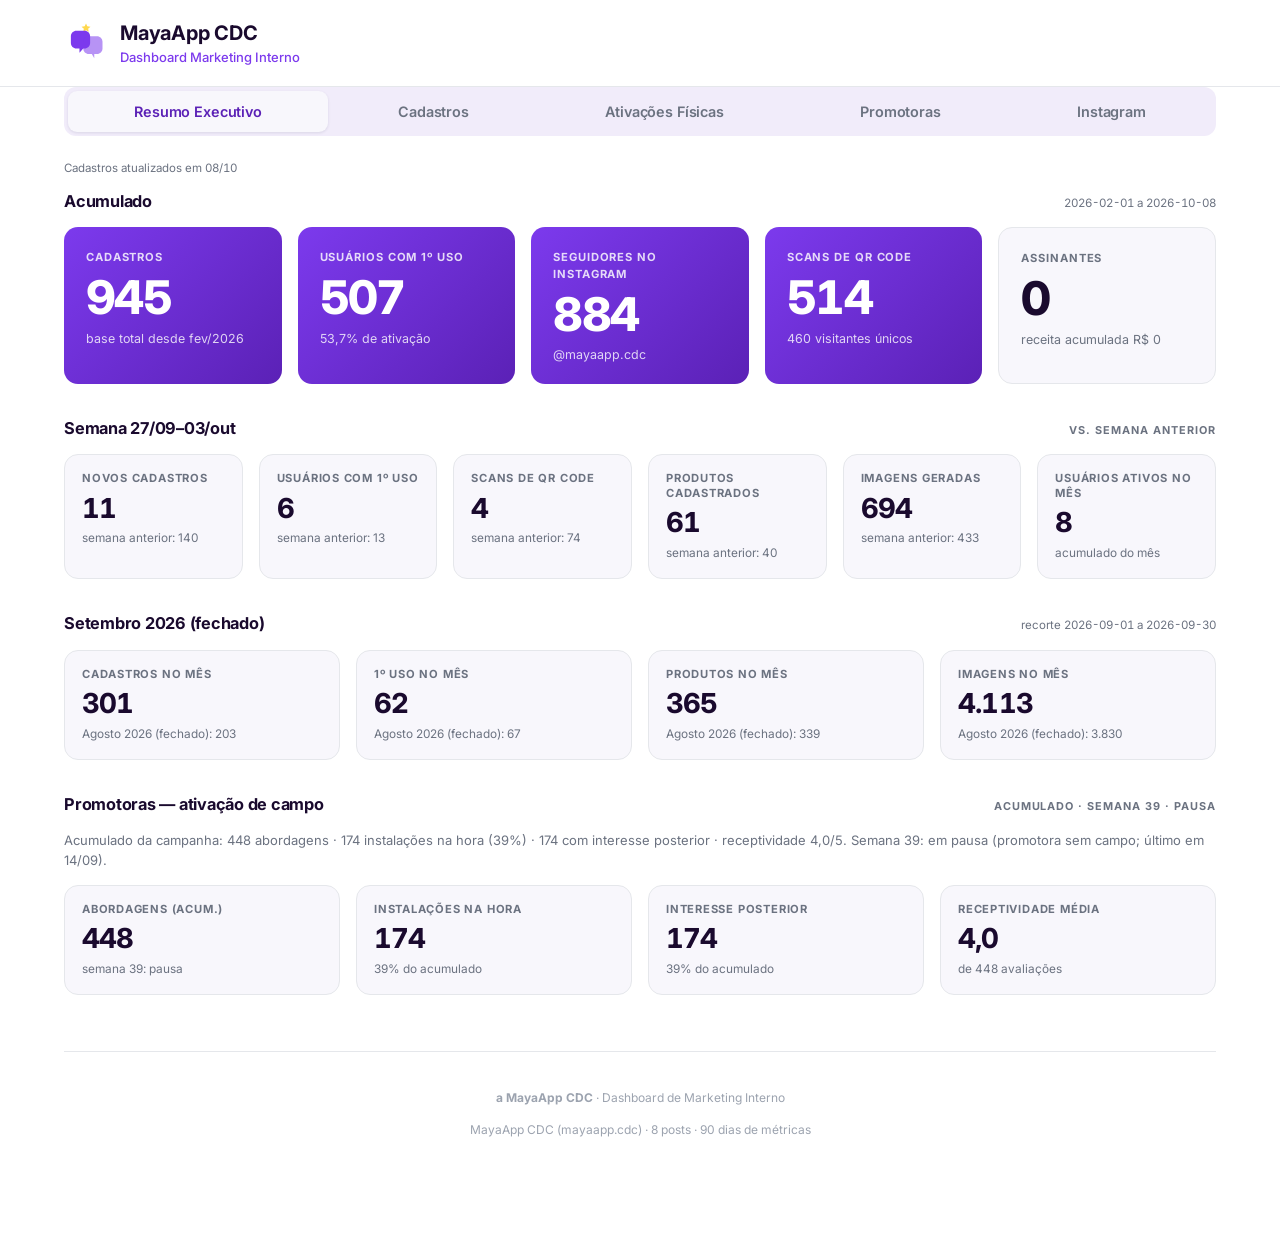
<file: index.html>
<!DOCTYPE html>
<html lang="pt-BR">
<head>
  <meta charset="UTF-8" />
  <meta name="viewport" content="width=device-width, initial-scale=1.0" />
  <title>MayaApp CDC — Dashboard Marketing Interno</title>
  <meta name="description" content="Dashboard de marketing interno da MayaApp CDC: cadastros, ativações físicas e Instagram." />

  <!-- Inter via Google Fonts -->
  <link rel="preconnect" href="https://fonts.googleapis.com" />
  <link rel="preconnect" href="https://fonts.gstatic.com" crossorigin />
  <link href="https://fonts.googleapis.com/css2?family=Inter:wght@400;500;600;700;800&display=swap" rel="stylesheet" />

  <!-- Chart.js — vendorizado localmente (site 100% estático, sem dependência de CDN em runtime) -->
  <script src="vendor/chart.umd.js"></script>

  <link rel="stylesheet" href="style.css" />
  <!-- Abas + seções Resumo/Cadastros/Ativações (prefixo mx-, não colide com o Instagram) -->
  <link rel="stylesheet" href="assets/mx-dash.css" />
  <!-- Aba Promotoras (prefixo pr-) -->
  <link rel="stylesheet" href="assets/promotoras.css" />
  <!-- Harmonização de marca: faz o mx-dash herdar a paleta MayaApp (carregado DEPOIS do mx-dash.css) -->
  <style id="mx-brand-maya">
    .mx {
      --accent: #7C3AED;         /* Maya Purple */
      --text: #1A0A2E;           /* Navy Deep   */
      --text-muted: #6B7280;
      --border: #E5E7EB;
      --card: #F8F7FC;           /* Surface Light */
      --bg: #FFFFFF;
      /* tokens que o mx-dash.css fixa em valores genéricos → Maya */
      --mx-brand-deep: #5B21B6;
      --mx-brand-wash: #F1ECFA;
      --mx-up: #22C55E;
      --mx-down: #EF4444;
      --mx-f1: #7C3AED;          /* frente 1 · roxo Maya   */
      --mx-f2: #3B82F6;          /* frente 2 · azul tech    */
      --mx-f3: #E0A93B;          /* frente 3 · dourado      */
      --mx-f4: #12B3A8;          /* frente 4 · teal         */
      --mx-f5: #EC4899;          /* frente 5 · rosa         */
      --mx-f6: #16A34A;          /* frente 6 · verde        */
    }
  </style>
  <link rel="icon" href="assets/logo.svg" type="image/svg+xml" />
</head>
<body class="mx">

  <!-- ============ HEADER GLOBAL ============ -->
  <header>
    <div class="header-inner">
      <div class="brand">
        <svg viewBox="0 0 64 64" fill="none" aria-label="MayaApp CDC">
          <path d="M32 3.5l1.9 4.2 4.6.5-3.4 3.1.95 4.5L32 13.6l-4.05 2.2.95-4.5-3.4-3.1 4.6-.5L32 3.5z" fill="#FFD84D"/>
          <path d="M10 22c0-4.4 3.6-8 8-8h12c4.4 0 8 3.6 8 8v10c0 4.4-3.6 8-8 8h-2l-5.5 6.2V40H18c-4.4 0-8-3.6-8-8V22z" fill="#7C3AED"/>
          <path d="M28 30c0-4.4 3.6-8 8-8h12c4.4 0 8 3.6 8 8v10c0 4.4-3.6 8-8 8h-4v6.2L40.5 48H36c-4.4 0-8-3.6-8-8V30z" fill="#7C3AED" fill-opacity="0.55"/>
        </svg>
        <div class="brand-text">
          <h1>MayaApp CDC</h1>
          <p class="handle">Dashboard Marketing Interno</p>
        </div>
      </div>
    </div>
  </header>

  <!-- ============ ABAS + PAINÉIS ============ -->
  <main class="wrap">

    <nav class="mx-tabs" role="tablist" aria-label="Seções do dashboard">
      <button class="mx-tab" role="tab" data-tab="resumo"
              id="mx-tab-resumo" aria-controls="mx-panel-resumo" aria-selected="true">Resumo Executivo</button>
      <button class="mx-tab" role="tab" data-tab="cadastros"
              id="mx-tab-cadastros" aria-controls="mx-panel-cadastros" aria-selected="false">Cadastros</button>
      <button class="mx-tab" role="tab" data-tab="ativacoes"
              id="mx-tab-ativacoes" aria-controls="mx-panel-ativacoes" aria-selected="false">Ativações Físicas</button>
      <button class="mx-tab" role="tab" data-tab="promotoras"
              id="mx-tab-promotoras" aria-controls="mx-panel-promotoras" aria-selected="false">Promotoras</button>
      <button class="mx-tab" role="tab" data-tab="instagram"
              id="mx-tab-instagram" aria-controls="mx-panel-instagram" aria-selected="false">Instagram</button>
    </nav>

    <p class="mx-stamp" id="mx-atualizado"></p>

    <!-- ABA 1 — Resumo Executivo -->
    <div class="mx-panel" id="mx-panel-resumo" role="tabpanel" aria-labelledby="mx-tab-resumo">
      <div id="mx-resumo"><div class="mx-empty">Carregando dados…</div></div>
    </div>

    <!-- ABA 2 — Cadastros -->
    <div class="mx-panel" id="mx-panel-cadastros" role="tabpanel" aria-labelledby="mx-tab-cadastros" hidden>
      <div id="mx-cadastros"><div class="mx-empty">Carregando dados…</div></div>
    </div>

    <!-- ABA 3 — Ativações Físicas -->
    <div class="mx-panel" id="mx-panel-ativacoes" role="tabpanel" aria-labelledby="mx-tab-ativacoes" hidden>
      <div id="mx-ativacoes"><div class="mx-empty">Carregando dados…</div></div>
    </div>

    <!-- ABA 4 — Promotoras (ativação de campo + reativação heavy users) -->
    <div class="mx-panel" id="mx-panel-promotoras" role="tabpanel" aria-labelledby="mx-tab-promotoras" hidden>
      <div id="mx-promotoras"><div class="mx-empty">Carregando dados…</div></div>
    </div>

    <!-- ABA 5 — Instagram (conteúdo original intacto; app.js segue mandando aqui) -->
    <div class="mx-panel" id="mx-panel-instagram" role="tabpanel" aria-labelledby="mx-tab-instagram" hidden>

      <!-- Sub-header do Instagram: handle + selo de atualização + filtro de período (só nesta aba) -->
      <div class="ig-subhead">
        <span class="handle ig-handle">@mayaapp.cdc</span>
        <div class="ig-subhead-right">
          <span class="updated-badge" id="updatedBadge"><span class="dot"></span>Carregando…</span>
          <div class="period-selector" id="periodSelector" role="group" aria-label="Período">
            <button data-period="7">7d</button>
            <button data-period="30" class="active">30d</button>
            <button data-period="90">90d</button>
          </div>
        </div>
      </div>

      <!-- ESTADOS (Instagram) -->
      <div id="loading">
        <div class="spinner"></div>
        <p>Carregando dados…</p>
      </div>
      <div id="error" style="display:none;">
        <p><strong>Não foi possível carregar <code>data.json</code>.</strong></p>
        <p>Certifique-se de servir o dashboard por HTTP (ex.: GitHub Pages ou <code>python3 -m http.server</code>). Abrir o arquivo direto pelo navegador (file://) bloqueia o carregamento do JSON.</p>
      </div>

      <!-- app.js alterna a visibilidade deste #app (não alterar) -->
      <div id="app" style="display:none;">

    <!-- BLOCO 1 — KPIs -->
    <section id="kpis" aria-label="Indicadores principais">
      <div class="section-head">
        <h2>Visão Geral</h2>
        <span class="sub" id="kpiPeriodLabel"></span>
      </div>
      <div class="kpi-grid" id="kpiGrid"></div>
    </section>

    <!-- BLOCO 2 — Evolução Temporal -->
    <section id="evolution" aria-label="Evolução temporal">
      <div class="section-head">
        <h2>Evolução Temporal</h2>
        <span class="sub" id="evoPeriodLabel"></span>
      </div>
      <div class="two-col">
        <div class="card">
          <p class="card-title">Alcance e Views</p>
          <p class="card-caption">Contas únicas alcançadas (reach) e total de exibições (views) por dia.</p>
          <div class="legend">
            <span class="item"><span class="swatch" style="background:#7C3AED"></span>Reach</span>
            <span class="item"><span class="swatch" style="background:#3B82F6"></span>Views</span>
          </div>
          <div class="chart-box"><canvas id="chartReach"></canvas></div>
        </div>
        <div class="card">
          <p class="card-title">Engajamento</p>
          <p class="card-caption">Curtidas, comentários, salvamentos e compartilhamentos por dia.</p>
          <div class="legend">
            <span class="item"><span class="swatch" style="background:#FFD84D"></span>Likes</span>
            <span class="item"><span class="swatch" style="background:#C4B5FD"></span>Comentários</span>
            <span class="item"><span class="swatch" style="background:#3B82F6"></span>Saves</span>
            <span class="item"><span class="swatch" style="background:#9CA3AF"></span>Shares</span>
          </div>
          <div class="chart-box"><canvas id="chartEngagement"></canvas></div>
        </div>
      </div>
    </section>

    <!-- BLOCO 3 — Ranking de Posts -->
    <section id="ranking" aria-label="Ranking de posts">
      <div class="section-head">
        <h2>Ranking de Posts</h2>
        <span class="sub" id="rankPeriodLabel"></span>
      </div>
      <div class="table-scroll">
        <table class="ranking">
          <thead>
            <tr>
              <th class="no-sort">Post</th>
              <th class="no-sort">Tipo</th>
              <th data-sort="date">Data</th>
              <th class="no-sort">Caption</th>
              <th class="num" data-sort="reach">Reach</th>
              <th class="num" data-sort="engagement">Engaj.</th>
              <th class="num" data-sort="er">ER</th>
              <th class="num" data-sort="saves">Saves</th>
              <th class="num" data-sort="shares">Shares</th>
              <th class="num" data-sort="follows">Follows</th>
            </tr>
          </thead>
          <tbody id="rankBody"></tbody>
        </table>
      </div>
    </section>

    <!-- BLOCO 4 — Comparativo por Formato -->
    <section id="formats" aria-label="Comparativo por formato">
      <div class="section-head">
        <h2>Comparativo por Formato</h2>
        <span class="sub">Todos os posts · métricas lifetime</span>
      </div>
      <div class="card">
        <p class="card-title">Performance média por tipo de mídia</p>
        <p class="card-caption">Média por post em cada formato. Selecione a métrica para comparar.</p>
        <div class="metric-toggle" id="fmtToggle">
          <button data-metric="reach" class="active">Reach médio</button>
          <button data-metric="engagement">Engagement médio</button>
          <button data-metric="saves">Saves médio</button>
          <button data-metric="shares">Shares médio</button>
          <button data-metric="er">Engagement rate médio</button>
        </div>
        <div class="chart-box short"><canvas id="chartFormats"></canvas></div>
        <div class="fmt-table-scroll"><table class="format-table" id="formatTable"></table></div>
      </div>
    </section>

    <!-- BLOCO 5 — Audiência -->
    <section id="audience" aria-label="Audiência">
      <div class="section-head">
        <h2>Audiência</h2>
        <span class="sub">Dados demográficos</span>
      </div>
      <div class="card" id="audienceCard"></div>
    </section>

      </div><!-- /#app -->
    </div><!-- /#mx-panel-instagram -->

    <footer>
      <p><strong>a MayaApp CDC</strong> · Dashboard de Marketing Interno</p>
      <p id="footNote"></p>
    </footer>

  </main>

  <!-- Instagram: precisa continuar rodando primeiro (não alterar) -->
  <script src="app.js"></script>
  <!-- Abas + seções Resumo / Cadastros / Ativações -->
  <script src="assets/mx-dash.js"></script>
  <!-- Chart.js recalcula tamanho ao revelar a aba Instagram (os canvases renderizam com display:none) -->
  <script>
    (function () {
      var ig = document.getElementById("mx-tab-instagram");
      if (ig) ig.addEventListener("click", function () {
        setTimeout(function () { window.dispatchEvent(new Event("resize")); }, 60);
      });
    })();
  </script>
</body>
</html>
</file>
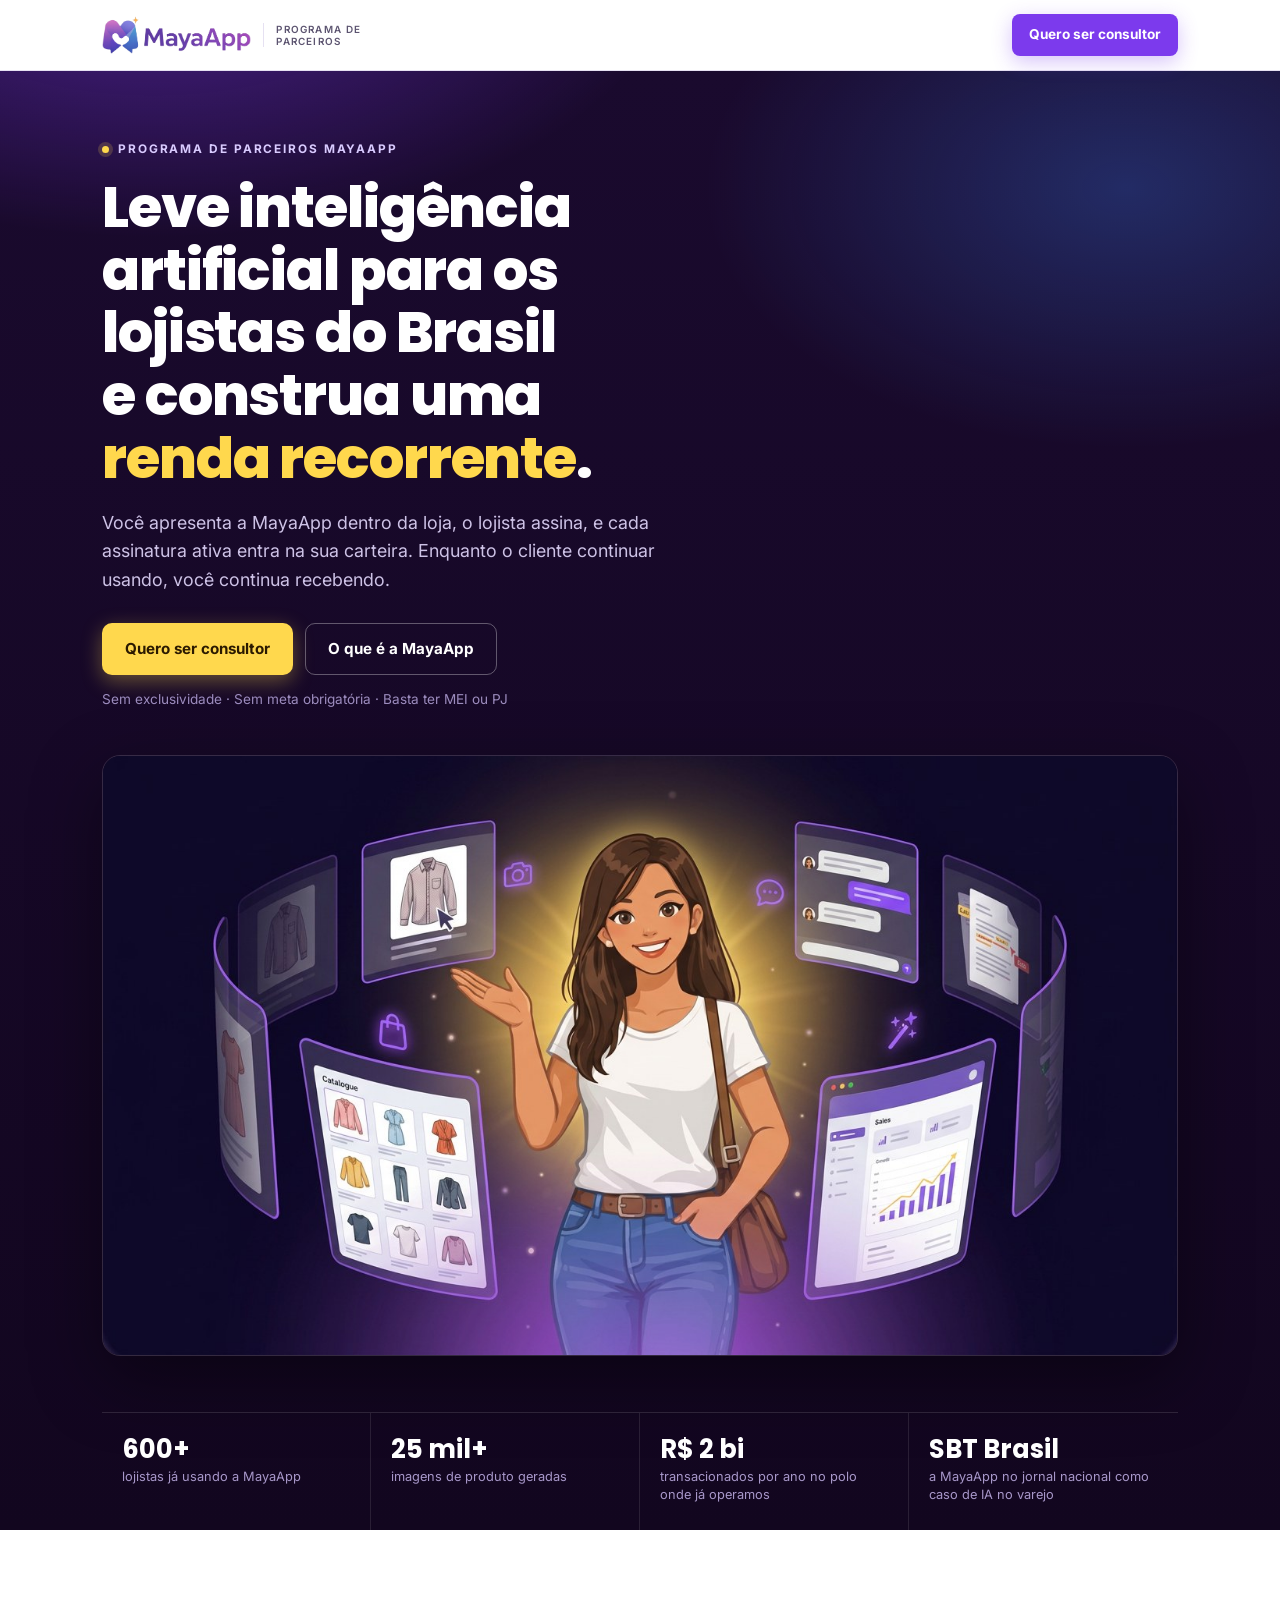
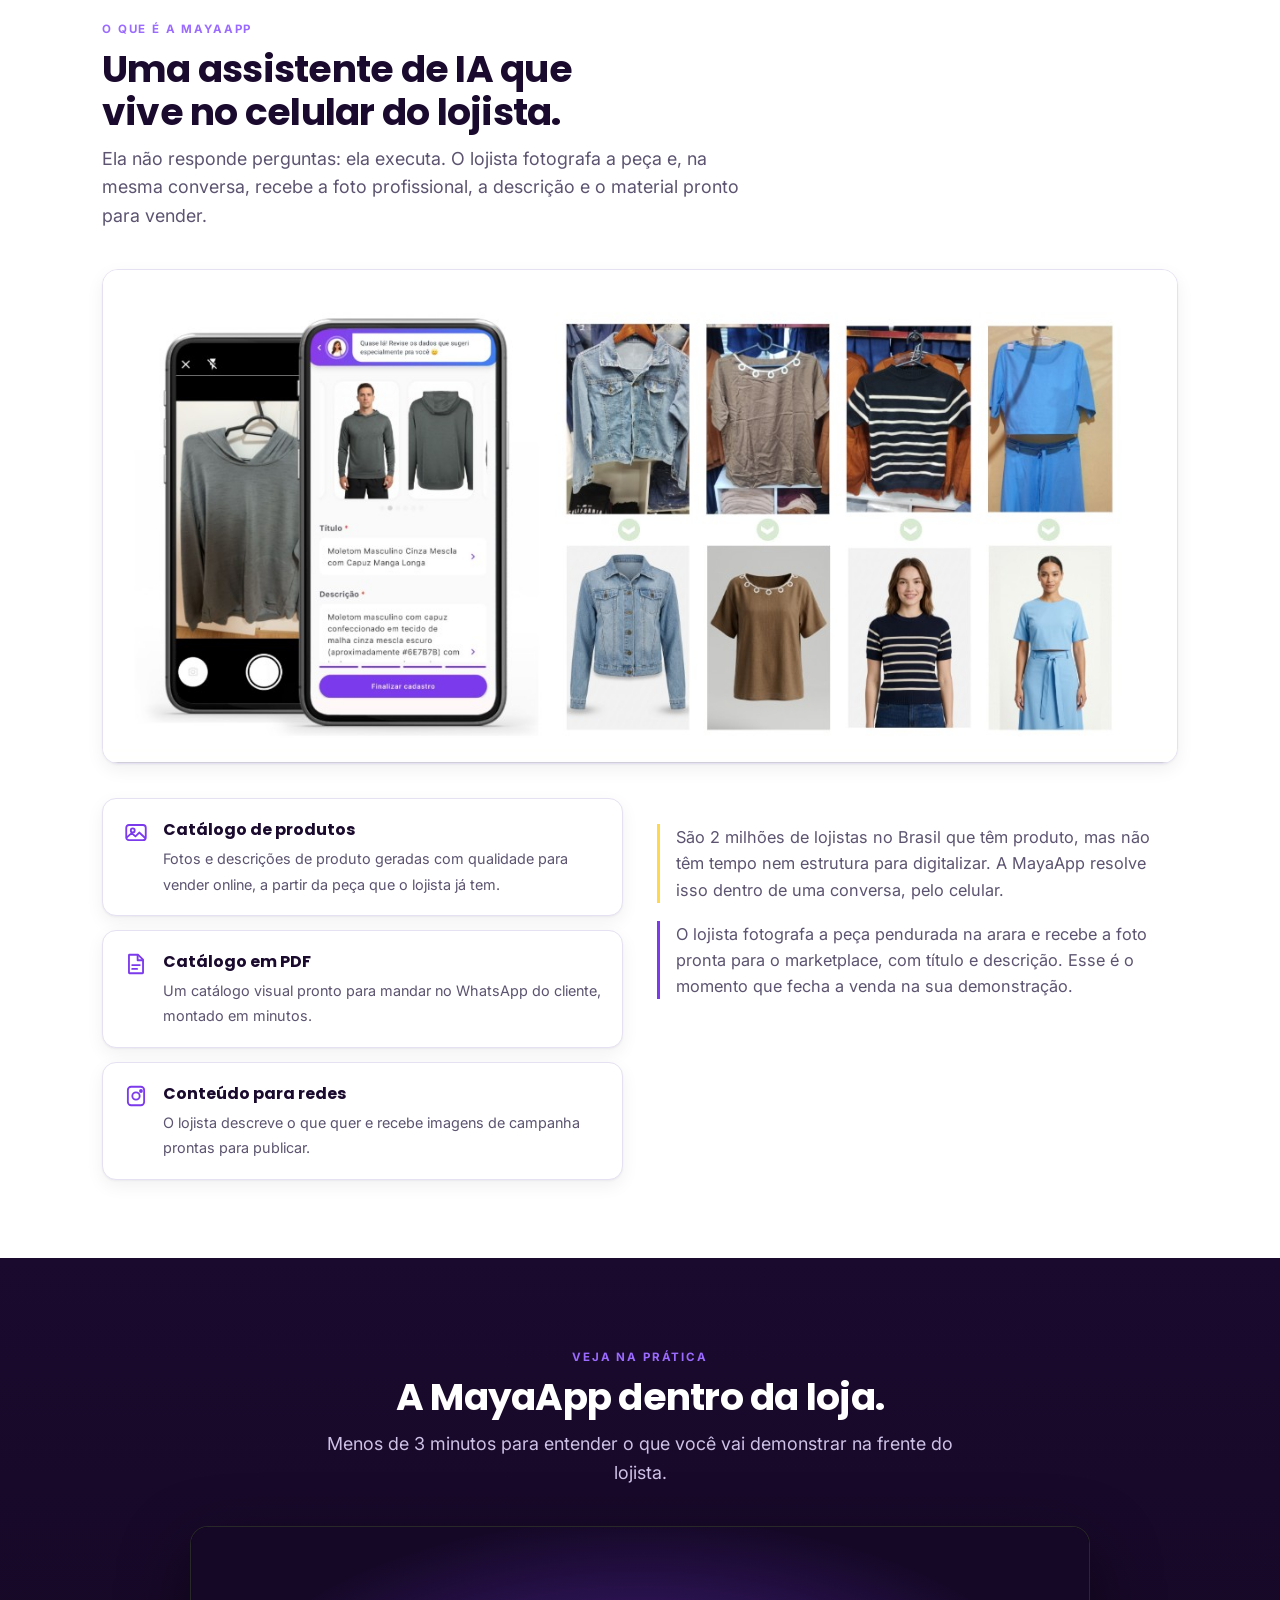
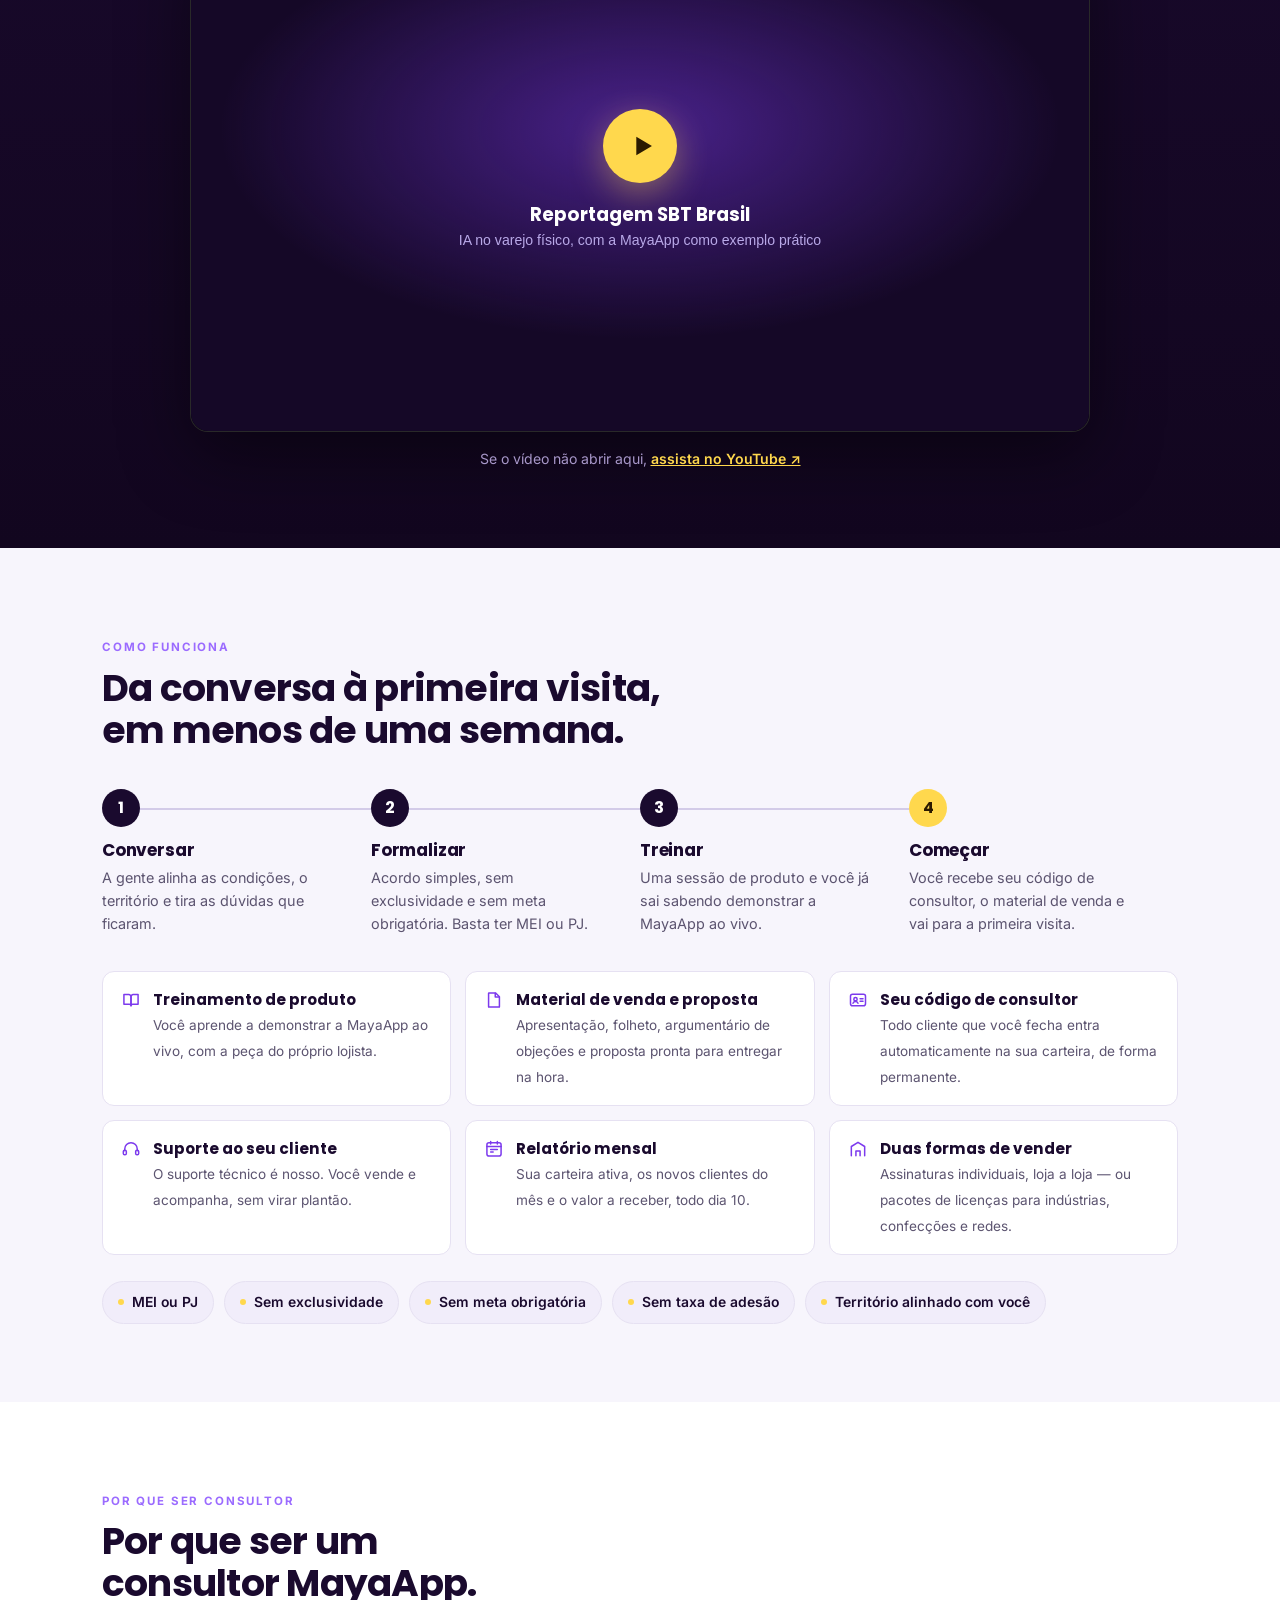
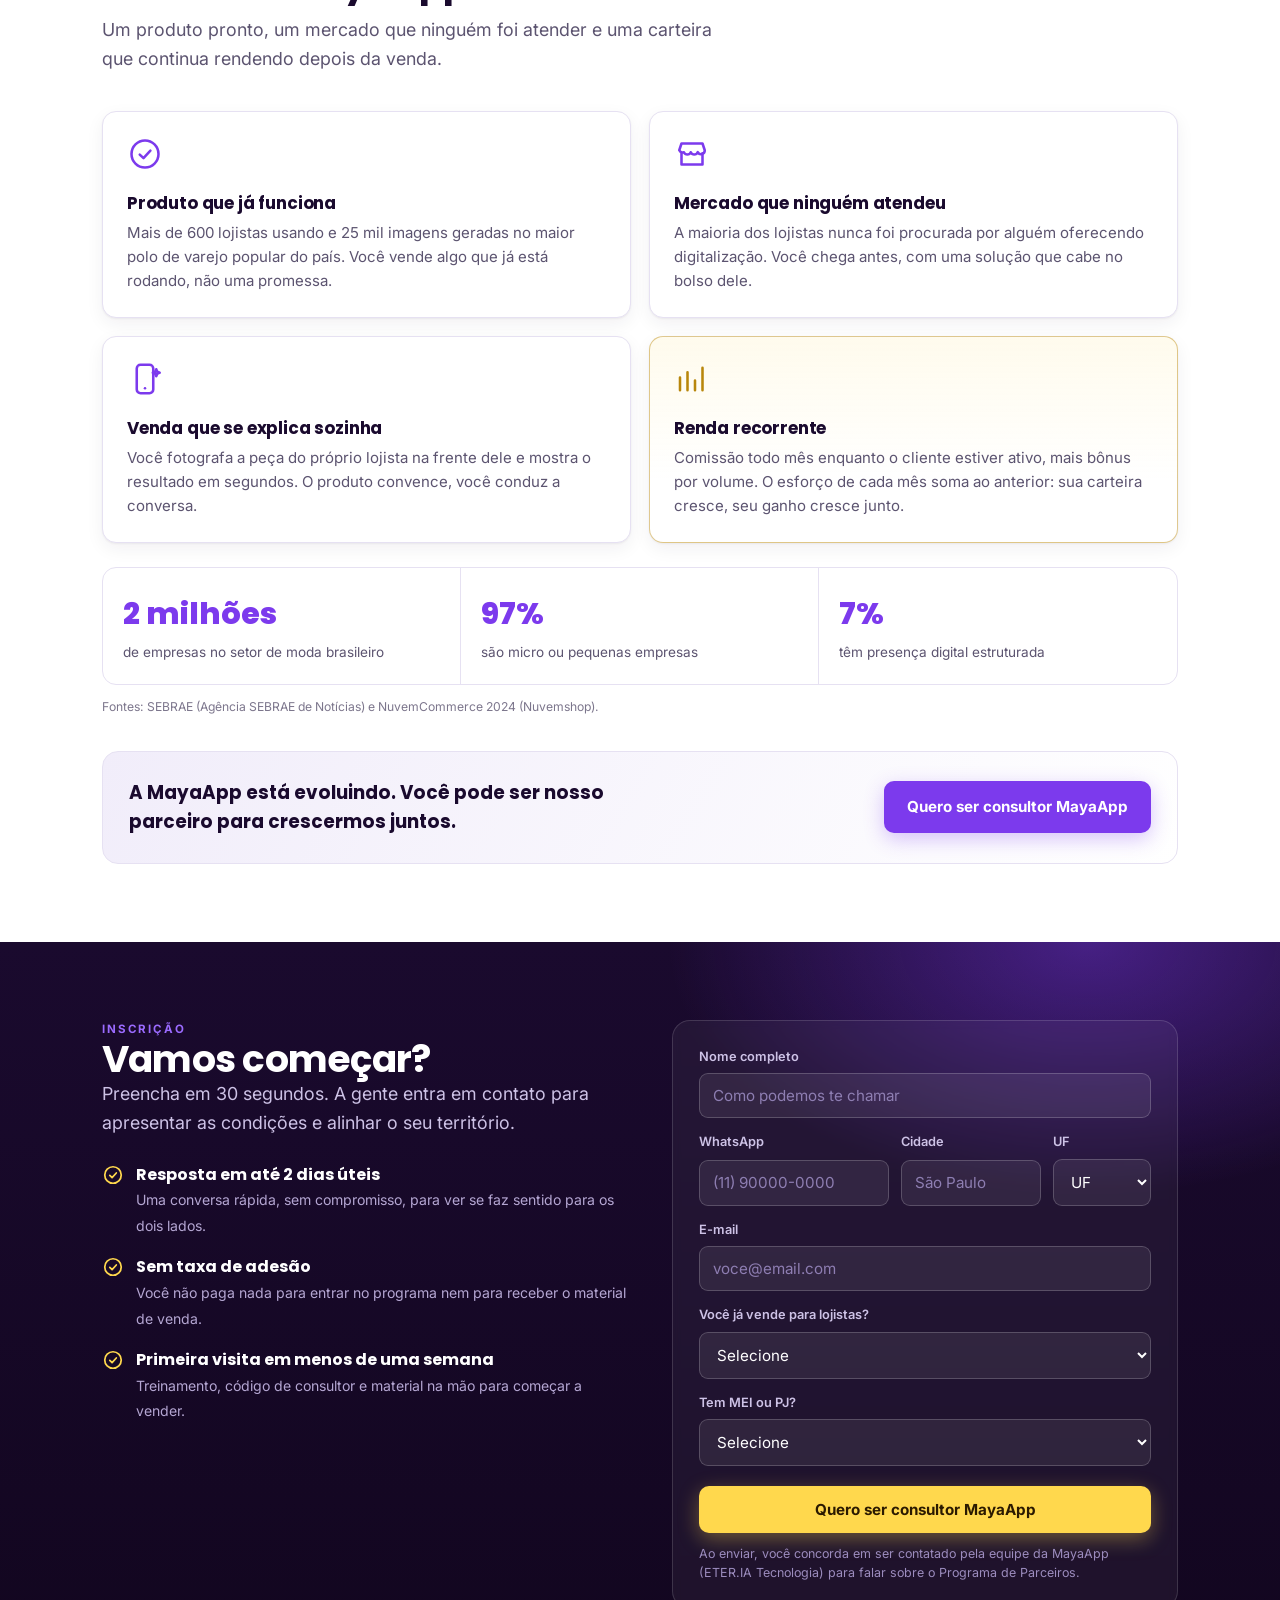
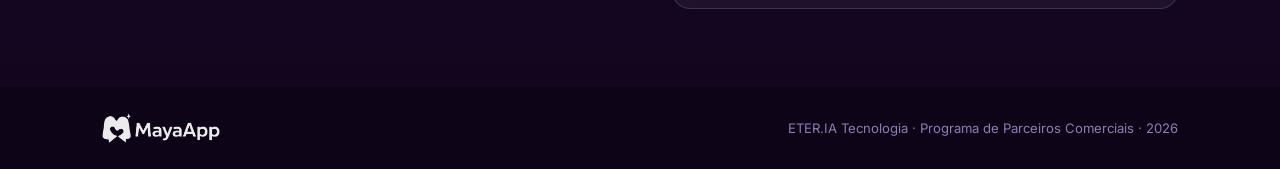
<file: parceiros/index.html>
<!doctype html>
<html lang="pt-BR">
<head>
<meta charset="utf-8">
<meta name="viewport" content="width=device-width, initial-scale=1">
<title>Parceiros MayaApp</title>
<meta name="description" content="Programa de Parceiros MayaApp: leve inteligência artificial para os lojistas do Brasil e construa uma renda recorrente.">
<link rel="preconnect" href="https://fonts.googleapis.com">
<link rel="preconnect" href="https://fonts.gstatic.com" crossorigin>
<link rel="stylesheet" href="https://fonts.googleapis.com/css2?family=Inter:wght@400;500;600;700&family=Poppins:wght@600;700;800&display=swap">
<style>
:root{
  --navy:#1A0A2E;
  --purple:#7C3AED;
  --purple-lift:#9B6BFF;
  --gold:#FFD84D;
  --gold-deep:#B8860B;
  --ink:#1A0A2E;
  --ink-soft:#5C5470;
  --ground:#FFFFFF;
  --surface:#F7F5FC;
  --surface-2:#F1EDFA;
  --line:#E6E1F2;
  --line-strong:#D3CBE8;
  --shadow-sm:0 1px 2px rgba(26,10,46,.05), 0 6px 18px rgba(26,10,46,.06);
  --shadow-md:0 8px 24px rgba(26,10,46,.10), 0 24px 60px rgba(26,10,46,.10);
  --maxw:1120px;
  --display:'Poppins','Segoe UI',system-ui,sans-serif;
  --body:'Inter',-apple-system,BlinkMacSystemFont,'Segoe UI',sans-serif;
}
@media (prefers-color-scheme: dark){
  :root:not([data-theme="light"]){
    --ink:#F4F1FB; --ink-soft:#B5AACB;
    --ground:#140825; --surface:#1C0E31; --surface-2:#241442;
    --line:#33204F; --line-strong:#442C68;
    --shadow-sm:0 1px 2px rgba(0,0,0,.35), 0 6px 18px rgba(0,0,0,.30);
    --shadow-md:0 10px 30px rgba(0,0,0,.45), 0 28px 70px rgba(0,0,0,.40);
  }
}
:root[data-theme="dark"]{
  --ink:#F4F1FB; --ink-soft:#B5AACB;
  --ground:#140825; --surface:#1C0E31; --surface-2:#241442;
  --line:#33204F; --line-strong:#442C68;
  --shadow-sm:0 1px 2px rgba(0,0,0,.35), 0 6px 18px rgba(0,0,0,.30);
  --shadow-md:0 10px 30px rgba(0,0,0,.45), 0 28px 70px rgba(0,0,0,.40);
}
*{box-sizing:border-box}
html{scroll-behavior:smooth}
body{margin:0;background:var(--ground);color:var(--ink);font-family:var(--body);font-size:16px;line-height:1.6;-webkit-font-smoothing:antialiased}
img{max-width:100%;display:block}
h1,h2,h3{font-family:var(--display);margin:0;line-height:1.12;text-wrap:balance;letter-spacing:-.02em}
h1{font-size:clamp(2.1rem,4.6vw,3.5rem);font-weight:800}
h2{font-size:clamp(1.6rem,3vw,2.35rem);font-weight:700}
h3{font-size:1.06rem;font-weight:700;letter-spacing:-.01em}
p{margin:0}
a{color:inherit}
.wrap{max-width:var(--maxw);margin:0 auto;padding:0 22px}
.eyebrow{font-size:.72rem;font-weight:700;letter-spacing:.16em;text-transform:uppercase;color:var(--purple-lift)}
.lede{font-size:clamp(1rem,1.6vw,1.12rem);color:var(--ink-soft);max-width:62ch}

/* ---------- logo ---------- */
.logo{display:flex;align-items:center;gap:12px;text-decoration:none}
.logo .logo-file{height:38px;width:auto}
.logo .tag{
  font-family:var(--body);font-weight:600;font-size:.62rem;line-height:1.25;letter-spacing:.12em;
  text-transform:uppercase;color:var(--ink-soft);padding-left:12px;border-left:1px solid var(--line);
}

/* ---------- top bar ---------- */
.bar{position:sticky;top:0;z-index:20;background:var(--ground);background:color-mix(in srgb, var(--ground) 88%, transparent);backdrop-filter:blur(10px);border-bottom:1px solid var(--line)}
.bar .wrap{display:flex;align-items:center;justify-content:space-between;gap:16px;height:70px}

/* ---------- buttons ---------- */
.btn{display:inline-flex;align-items:center;justify-content:center;gap:8px;font-family:var(--body);font-weight:700;font-size:.95rem;padding:13px 22px;border-radius:10px;border:1px solid transparent;cursor:pointer;text-decoration:none;transition:transform .15s ease, box-shadow .15s ease, background .15s ease}
.btn-gold{background:var(--gold);color:#2B1A00;box-shadow:0 6px 20px rgba(255,216,77,.35)}
.btn-gold:hover{transform:translateY(-1px);box-shadow:0 10px 26px rgba(255,216,77,.45)}
.btn-ghost{background:transparent;color:#fff;border-color:rgba(255,255,255,.32)}
.btn-ghost:hover{background:rgba(255,255,255,.10)}
.btn-purple{background:var(--purple);color:#fff;box-shadow:0 6px 20px rgba(124,58,237,.30)}
.btn-purple:hover{transform:translateY(-1px)}
.btn-sm{padding:9px 16px;font-size:.85rem;border-radius:8px}
:where(a,button,input,select,textarea):focus-visible{outline:3px solid var(--gold);outline-offset:2px}

/* ---------- hero ---------- */
.hero{background:
    radial-gradient(900px 520px at 12% -10%, rgba(124,58,237,.55), transparent 60%),
    radial-gradient(680px 420px at 88% 8%, rgba(59,130,246,.28), transparent 62%),
    linear-gradient(180deg,#1A0A2E 0%, #12061F 100%);
  color:#fff;padding:64px 0 0;position:relative;overflow:hidden}
.hero-copy{max-width:58ch}
.hero-art{margin-top:44px;border-radius:18px;overflow:hidden;border:1px solid rgba(255,255,255,.14);box-shadow:0 24px 70px rgba(0,0,0,.4)}
.hero-art img{width:100%;height:auto;display:block}
.hero h1{color:#fff}
.hero h1 em{font-style:normal;color:var(--gold)}
.hero .lede{color:#CDC2E6;margin-top:18px}
.hero-actions{display:flex;flex-wrap:wrap;gap:12px;margin-top:28px}
.hero-note{margin-top:14px;font-size:.85rem;color:#9C8CBE}
.hero-eyebrow{display:inline-flex;align-items:center;gap:9px;margin-bottom:18px}
.hero-eyebrow .dot{width:7px;height:7px;border-radius:50%;background:var(--gold);box-shadow:0 0 0 4px rgba(255,216,77,.18)}
.hero-eyebrow span{font-size:.74rem;font-weight:700;letter-spacing:.16em;text-transform:uppercase;color:#D9CBFF}
.proof{margin-top:56px;border-top:1px solid rgba(255,255,255,.12);display:grid;grid-template-columns:repeat(4,1fr)}
.proof div{padding:22px 20px 26px;border-right:1px solid rgba(255,255,255,.10)}
.proof div:last-child{border-right:0}
.proof b{display:block;font-family:var(--display);font-size:1.6rem;font-weight:700;color:#fff;line-height:1.1;font-variant-numeric:tabular-nums}
.proof small{display:block;margin-top:5px;font-size:.8rem;color:#A797C9;line-height:1.4}

/* ---------- placeholders ---------- */
.ph{border:1.5px dashed var(--line-strong);border-radius:16px;background:var(--surface);display:flex;flex-direction:column;justify-content:center;gap:8px;padding:24px;text-align:center;color:var(--ink-soft)}
.ph b{font-family:var(--display);font-size:.78rem;letter-spacing:.14em;text-transform:uppercase;color:var(--purple)}
.ph span{font-size:.85rem;line-height:1.5}
.ph code{font-family:ui-monospace,SFMono-Regular,Menlo,monospace;font-size:.76rem;opacity:.85}
.hero .ph{border-color:rgba(255,255,255,.28);background:rgba(255,255,255,.06);color:#C6B8E3;aspect-ratio:16/9;border-radius:18px;margin-top:44px}
.hero .ph b{color:var(--gold)}
.hero .ph code{color:#A797C9}

/* ---------- sections ---------- */
section{padding:78px 0}
.sec-head{max-width:64ch;margin-bottom:38px}
.sec-head h2{margin-top:10px}
.sec-head p{margin-top:12px}
.alt{background:var(--surface)}

/* what is maya */
.what{display:grid;grid-template-columns:1fr;gap:34px}
.what-cols{display:grid;grid-template-columns:1fr 1fr;gap:34px;align-items:start}
.what .ph{aspect-ratio:16/8}
.what-art{border-radius:16px;overflow:hidden;border:1px solid var(--line);background:#fff;box-shadow:var(--shadow-sm)}
.what-art img{width:100%;height:auto;display:block}
.does{display:grid;gap:14px}
.do{display:flex;gap:14px;align-items:flex-start;padding:18px 20px;border:1px solid var(--line);border-radius:14px;background:var(--ground);box-shadow:var(--shadow-sm)}
.do svg{width:26px;height:26px;flex:0 0 26px;color:var(--purple);margin-top:2px}
.do b{display:block;font-family:var(--display);font-size:1rem;margin-bottom:3px}
.do small{color:var(--ink-soft);font-size:.9rem;line-height:1.5}
.what-quote{margin-top:26px;padding-left:16px;border-left:3px solid var(--gold);font-size:1.02rem;color:var(--ink-soft)}

/* video */
.video{background:linear-gradient(180deg,#1A0A2E,#12061F);color:#fff}
.video .sec-head{margin-left:auto;margin-right:auto;text-align:center}
.video h2{color:#fff}
.video .lede{color:#CDC2E6;margin-left:auto;margin-right:auto}
.frame{max-width:900px;margin:0 auto;border-radius:18px;overflow:hidden;border:1px solid rgba(255,255,255,.16);box-shadow:0 24px 70px rgba(0,0,0,.45);background:#000;aspect-ratio:16/9}
.frame iframe{width:100%;height:100%;border:0;display:block}
.poster{
  width:100%;height:100%;border:0;cursor:pointer;display:flex;flex-direction:column;
  align-items:center;justify-content:center;gap:18px;padding:24px;color:#fff;
  background:radial-gradient(600px 300px at 50% 40%, rgba(124,58,237,.5), transparent 70%), #150827;
}
.poster .play{
  width:74px;height:74px;border-radius:50%;background:var(--gold);color:#2B1A00;
  display:flex;align-items:center;justify-content:center;box-shadow:0 10px 34px rgba(255,216,77,.4);
  transition:transform .15s ease;
}
.poster .play svg{width:34px;height:34px;margin-left:3px}
.poster:hover .play{transform:scale(1.06)}
.poster-txt{text-align:center}
.poster-txt b{display:block;font-family:var(--display);font-size:1.15rem}
.poster-txt small{display:block;margin-top:4px;color:#B9A9E8;font-size:.88rem}
.video-cap a{color:var(--gold);font-weight:600}
.frame .ph b{color:var(--gold)}
.frame .ph code{color:#A797C9}
.video-cap{max-width:900px;margin:16px auto 0;text-align:center;font-size:.88rem;color:#A797C9}

/* steps + support */
.steps{display:grid;grid-template-columns:repeat(4,1fr);gap:0;margin-bottom:36px}
.step{position:relative;padding:0 18px 0 0}
.step .n{width:38px;height:38px;border-radius:50%;background:var(--navy);color:#fff;display:flex;align-items:center;justify-content:center;font-family:var(--display);font-weight:700;margin-bottom:14px;position:relative;z-index:2}
.step:last-child .n{background:var(--gold);color:#2B1A00}
.step::before{content:"";position:absolute;left:19px;top:19px;width:100%;height:2px;background:var(--line-strong)}
.step:last-child::before{display:none}
.step h3{margin-bottom:6px}
.step p{color:var(--ink-soft);font-size:.9rem;padding-right:14px}
.support{display:grid;grid-template-columns:repeat(3,1fr);gap:14px}
.sup{display:flex;gap:12px;align-items:flex-start;padding:16px 18px;border:1px solid var(--line);border-radius:12px;background:var(--ground)}
.sup svg{width:20px;height:20px;flex:0 0 20px;color:var(--purple);margin-top:2px}
.sup b{display:block;font-family:var(--display);font-size:.95rem}
.sup small{color:var(--ink-soft);font-size:.85rem;line-height:1.45}
.reqs{display:flex;flex-wrap:wrap;gap:10px;margin-top:26px}
.req{display:inline-flex;align-items:center;gap:8px;padding:9px 15px;border-radius:999px;background:var(--surface-2);border:1px solid var(--line);font-size:.87rem;font-weight:600}
.req i{width:6px;height:6px;border-radius:50%;background:var(--gold);display:inline-block}

/* why consultant */
.why{display:grid;grid-template-columns:repeat(2,1fr);gap:18px}
.card{background:var(--ground);border:1px solid var(--line);border-radius:14px;padding:24px;box-shadow:var(--shadow-sm)}
.card h3{margin-bottom:8px}
.card p{color:var(--ink-soft);font-size:.94rem}
.card .ic{width:36px;height:36px;margin-bottom:14px;color:var(--purple)}
.card.gold{border-color:rgba(184,134,11,.45);background:linear-gradient(180deg,rgba(255,216,77,.10),transparent 70%)}
.card.gold .ic{color:var(--gold-deep)}
.market{margin-top:24px;display:grid;grid-template-columns:repeat(3,1fr);border:1px solid var(--line);border-radius:14px;overflow:hidden;background:var(--ground)}
.market div{padding:22px 20px;border-right:1px solid var(--line)}
.market div:last-child{border-right:0}
.market b{display:block;font-family:var(--display);font-size:1.9rem;font-weight:800;color:var(--purple);font-variant-numeric:tabular-nums}
.market small{display:block;margin-top:4px;color:var(--ink-soft);font-size:.85rem;line-height:1.45}
.source{margin-top:12px;font-size:.76rem;color:var(--ink-soft);opacity:.8}
.close{margin-top:34px;display:flex;flex-wrap:wrap;gap:16px;align-items:center;justify-content:space-between;padding:26px;border-radius:16px;background:linear-gradient(120deg,var(--surface-2),transparent);border:1px solid var(--line)}
.close p{font-family:var(--display);font-weight:700;font-size:1.15rem;max-width:46ch}

/* signup */
.signup{background:radial-gradient(700px 420px at 85% 0%, rgba(124,58,237,.45), transparent 60%),linear-gradient(180deg,#1A0A2E,#12061F);color:#fff}
.signup h2{color:#fff}
.signup .lede{color:#CDC2E6}
.form-grid{display:grid;grid-template-columns:1.02fr .98fr;gap:44px;align-items:start}
form{background:rgba(255,255,255,.05);border:1px solid rgba(255,255,255,.14);border-radius:18px;padding:26px;backdrop-filter:blur(4px)}
.f{display:grid;gap:6px;margin-bottom:14px}
.f label{font-size:.8rem;font-weight:600;color:#CDC2E6}
.f input,.f select{font-family:var(--body);font-size:.95rem;color:#fff;background:rgba(255,255,255,.07);border:1px solid rgba(255,255,255,.2);border-radius:9px;padding:12px 13px;width:100%}
.f input::placeholder{color:#8E7EB2}
.f select option{color:#1A0A2E;background:#fff}
.f-row-3{display:grid;grid-template-columns:1.35fr 1fr .7fr;gap:12px}
form .btn{width:100%;margin-top:6px}
.form-legal{margin-top:12px;font-size:.78rem;color:#9C8CBE;line-height:1.5}
.form-ok{display:none;margin-top:14px;padding:12px 14px;border-radius:10px;background:rgba(255,216,77,.14);border:1px solid rgba(255,216,77,.45);color:#FFE694;font-size:.9rem;line-height:1.5}
.form-ok.erro{background:rgba(239,68,68,.14);border-color:rgba(239,68,68,.5);color:#FFC7C7}
form.enviado .f,form.enviado .btn,form.enviado .form-legal{display:none}
.pitch{padding:0;margin:24px 0 0}
.pitch li{display:flex;gap:12px;align-items:flex-start;margin-bottom:16px;list-style:none}
.pitch svg{width:22px;height:22px;flex:0 0 22px;color:var(--gold);margin-top:2px}
.pitch b{font-family:var(--display);display:block;font-size:1rem}
.pitch small{color:#B4A6D2;font-size:.88rem;line-height:1.5}
.wa{margin-top:26px;padding-top:22px;border-top:1px solid rgba(255,255,255,.14);font-size:.9rem;color:#B4A6D2}
.wa a{color:var(--gold);font-weight:700;text-decoration:none}
.wa a:hover{text-decoration:underline}

footer{background:#0D0418;color:#8E7EB2;padding:26px 0;font-size:.82rem}
footer .wrap{display:flex;justify-content:space-between;gap:16px;flex-wrap:wrap;align-items:center}
footer .logo .logo-file{height:30px;opacity:.92}

@media (max-width:900px){
  .what,.what-cols,.form-grid,.why{grid-template-columns:1fr;gap:32px}
  .proof{grid-template-columns:1fr 1fr}
  .proof div:nth-child(2){border-right:0}
  .proof div:nth-child(-n+2){border-bottom:1px solid rgba(255,255,255,.10)}
  .market{grid-template-columns:1fr}
  .market div{border-right:0;border-bottom:1px solid var(--line)}
  .market div:last-child{border-bottom:0}
  .steps{grid-template-columns:1fr 1fr;gap:22px 0}
  .step::before{display:none}
  .support{grid-template-columns:1fr}
  section{padding:58px 0}
}
@media (max-width:560px){
  .steps{grid-template-columns:1fr}
  .logo .tag{display:none}
  .bar .wrap{height:62px}
  .logo .logo-file{height:32px}
  .f-row-3{grid-template-columns:2fr 1fr}
  .f-row-3 .f:first-child{grid-column:1/-1}
  .close{flex-direction:column;align-items:flex-start}
}
@media (prefers-reduced-motion:reduce){*{transition:none!important}}
</style>
</head>
<body>

<header class="bar">
  <div class="wrap">
    <a class="logo" href="#" aria-label="MayaApp — Programa de Parceiros">
      <img src="img/logo-mayaapp.png" alt="MayaApp" class="logo-file">
      <span class="tag">Programa de<br>Parceiros</span>
    </a>
    <a class="btn btn-purple btn-sm" href="#inscricao">Quero ser consultor</a>
  </div>
</header>

<!-- ============ 1. HERO ============ -->
<section class="hero" style="padding-bottom:0">
  <div class="wrap">
    <div class="hero-copy">
      <div class="hero-eyebrow"><i class="dot"></i><span>Programa de Parceiros MayaApp</span></div>
      <h1>Leve inteligência artificial para os lojistas do Brasil e construa uma <em>renda recorrente</em>.</h1>
      <p class="lede">Você apresenta a MayaApp dentro da loja, o lojista assina, e cada assinatura ativa entra na sua carteira. Enquanto o cliente continuar usando, você continua recebendo.</p>
      <div class="hero-actions">
        <a class="btn btn-gold" href="#inscricao">Quero ser consultor</a>
        <a class="btn btn-ghost" href="#o-que-e">O que é a MayaApp</a>
      </div>
      <p class="hero-note">Sem exclusividade · Sem meta obrigatória · Basta ter MEI ou PJ</p>
    </div>

    <div class="hero-art">
      <img src="img/hero-maya.jpg" width="1376" height="768"
           alt="A MayaApp cuidando do catálogo, do conteúdo e do atendimento do lojista">
    </div>

    <div class="proof">
      <div><b>600+</b><small>lojistas já usando a MayaApp</small></div>
      <div><b>25 mil+</b><small>imagens de produto geradas</small></div>
      <div><b>R$ 2 bi</b><small>transacionados por ano no polo onde já operamos</small></div>
      <div><b>SBT Brasil</b><small>a MayaApp no jornal nacional como caso de IA no varejo</small></div>
    </div>
  </div>
</section>

<!-- ============ 2. O QUE É A MAYAAPP ============ -->
<section id="o-que-e">
  <div class="wrap">
    <div class="sec-head">
      <p class="eyebrow">O que é a MayaApp</p>
      <h2>Uma assistente de IA que vive no celular do lojista.</h2>
      <p class="lede">Ela não responde perguntas: ela executa. O lojista fotografa a peça e, na mesma conversa, recebe a foto profissional, a descrição e o material pronto para vender.</p>
    </div>

    <div class="what">
      <div class="what-art">
        <img src="img/app-maya.jpg" width="1216" height="559"
             alt="Cadastro da peça no app e o antes e depois das fotos geradas pela MayaApp">
      </div>

      <div class="what-cols">
        <div class="does">
          <div class="do">
            <svg viewBox="0 0 24 24" fill="none" stroke="currentColor" stroke-width="1.7" stroke-linecap="round" stroke-linejoin="round"><rect x="3" y="5.5" width="18" height="14" rx="2.5"/><circle cx="9" cy="10.5" r="1.8"/><path d="M3.5 17l4.5-4 3.5 3 3.5-3.5 5.5 5"/></svg>
            <div><b>Catálogo de produtos</b><small>Fotos e descrições de produto geradas com qualidade para vender online, a partir da peça que o lojista já tem.</small></div>
          </div>
          <div class="do">
            <svg viewBox="0 0 24 24" fill="none" stroke="currentColor" stroke-width="1.7" stroke-linecap="round" stroke-linejoin="round"><path d="M6 3.5h8l4.5 4.5V20a.5.5 0 01-.5.5H6a.5.5 0 01-.5-.5V4a.5.5 0 01.5-.5z"/><path d="M13.5 3.8V8.5H18M8.5 13h7M8.5 16.5h4.5"/></svg>
            <div><b>Catálogo em PDF</b><small>Um catálogo visual pronto para mandar no WhatsApp do cliente, montado em minutos.</small></div>
          </div>
          <div class="do">
            <svg viewBox="0 0 24 24" fill="none" stroke="currentColor" stroke-width="1.7" stroke-linecap="round" stroke-linejoin="round"><rect x="4.5" y="3.5" width="15" height="17" rx="3"/><circle cx="12" cy="12" r="3.4"/><circle cx="16.6" cy="7.4" r=".9" fill="currentColor"/></svg>
            <div><b>Conteúdo para redes</b><small>O lojista descreve o que quer e recebe imagens de campanha prontas para publicar.</small></div>
          </div>
        </div>
        <div>
          <p class="what-quote">São 2 milhões de lojistas no Brasil que têm produto, mas não têm tempo nem estrutura para digitalizar. A MayaApp resolve isso dentro de uma conversa, pelo celular.</p>
          <p class="what-quote" style="border-color:var(--purple);margin-top:18px">O lojista fotografa a peça pendurada na arara e recebe a foto pronta para o marketplace, com título e descrição. Esse é o momento que fecha a venda na sua demonstração.</p>
        </div>
      </div>
  </div>
</section>

<!-- ============ 3. VÍDEO ============ -->
<section class="video" id="video">
  <div class="wrap">
    <div class="sec-head">
      <p class="eyebrow">Veja na prática</p>
      <h2>A MayaApp dentro da loja.</h2>
      <p class="lede">Menos de 3 minutos para entender o que você vai demonstrar na frente do lojista.</p>
    </div>
    <div class="frame" id="video-frame">
      <button class="poster" id="video-play" type="button" aria-label="Assistir à reportagem">
        <span class="play"><svg viewBox="0 0 24 24" fill="currentColor" aria-hidden="true"><path d="M8 5.5l11 6.5-11 6.5z"/></svg></span>
        <span class="poster-txt"><b>Reportagem SBT Brasil</b><small>IA no varejo físico, com a MayaApp como exemplo prático</small></span>
      </button>
    </div>
    <p class="video-cap">Se o vídeo não abrir aqui, <a id="yt-link" href="#" target="_blank" rel="noopener">assista no YouTube ↗</a></p>
  </div>
</section>

<!-- ============ 4. COMO FUNCIONA A PARCERIA ============ -->
<section id="como-funciona" class="alt">
  <div class="wrap">
    <div class="sec-head">
      <p class="eyebrow">Como funciona</p>
      <h2>Da conversa à primeira visita, em menos de uma semana.</h2>
    </div>

    <div class="steps">
      <div class="step"><div class="n">1</div><h3>Conversar</h3><p>A gente alinha as condições, o território e tira as dúvidas que ficaram.</p></div>
      <div class="step"><div class="n">2</div><h3>Formalizar</h3><p>Acordo simples, sem exclusividade e sem meta obrigatória. Basta ter MEI ou PJ.</p></div>
      <div class="step"><div class="n">3</div><h3>Treinar</h3><p>Uma sessão de produto e você já sai sabendo demonstrar a MayaApp ao vivo.</p></div>
      <div class="step"><div class="n">4</div><h3>Começar</h3><p>Você recebe seu código de consultor, o material de venda e vai para a primeira visita.</p></div>
    </div>

    <div class="support">
      <div class="sup">
        <svg viewBox="0 0 24 24" fill="none" stroke="currentColor" stroke-width="1.8" stroke-linecap="round" stroke-linejoin="round"><path d="M3.5 5.5h6a2.5 2.5 0 012.5 2.5v11a2 2 0 00-2-2h-6.5z"/><path d="M20.5 5.5h-6A2.5 2.5 0 0012 8v11a2 2 0 012-2h6.5z"/></svg>
        <div><b>Treinamento de produto</b><small>Você aprende a demonstrar a MayaApp ao vivo, com a peça do próprio lojista.</small></div>
      </div>
      <div class="sup">
        <svg viewBox="0 0 24 24" fill="none" stroke="currentColor" stroke-width="1.8" stroke-linecap="round" stroke-linejoin="round"><path d="M6 3.5h8l4.5 4.5V20a.5.5 0 01-.5.5H6a.5.5 0 01-.5-.5V4a.5.5 0 01.5-.5z"/><path d="M13.5 3.8V8.5H18"/></svg>
        <div><b>Material de venda e proposta</b><small>Apresentação, folheto, argumentário de objeções e proposta pronta para entregar na hora.</small></div>
      </div>
      <div class="sup">
        <svg viewBox="0 0 24 24" fill="none" stroke="currentColor" stroke-width="1.8" stroke-linecap="round" stroke-linejoin="round"><rect x="3" y="5" width="18" height="14" rx="2.5"/><circle cx="9" cy="11" r="2"/><path d="M6 16c.6-1.5 1.7-2.2 3-2.2s2.4.7 3 2.2M14.5 10.5H18M14.5 13.5H18"/></svg>
        <div><b>Seu código de consultor</b><small>Todo cliente que você fecha entra automaticamente na sua carteira, de forma permanente.</small></div>
      </div>
      <div class="sup">
        <svg viewBox="0 0 24 24" fill="none" stroke="currentColor" stroke-width="1.8" stroke-linecap="round" stroke-linejoin="round"><path d="M4.5 14v-2a7.5 7.5 0 0115 0v2"/><rect x="2.8" y="13.5" width="3.6" height="5.5" rx="1.6"/><rect x="17.6" y="13.5" width="3.6" height="5.5" rx="1.6"/></svg>
        <div><b>Suporte ao seu cliente</b><small>O suporte técnico é nosso. Você vende e acompanha, sem virar plantão.</small></div>
      </div>
      <div class="sup">
        <svg viewBox="0 0 24 24" fill="none" stroke="currentColor" stroke-width="1.8" stroke-linecap="round" stroke-linejoin="round"><rect x="3.5" y="4.5" width="17" height="16" rx="2.5"/><path d="M3.5 9h17M8 3v3M16 3v3M8 15.5h3M8 12.5h8"/></svg>
        <div><b>Relatório mensal</b><small>Sua carteira ativa, os novos clientes do mês e o valor a receber, todo dia 10.</small></div>
      </div>
      <div class="sup">
        <svg viewBox="0 0 24 24" fill="none" stroke="currentColor" stroke-width="1.8" stroke-linecap="round" stroke-linejoin="round"><path d="M4 20V9l8-5 8 5v11"/><path d="M9.5 20v-5.5h5V20"/></svg>
        <div><b>Duas formas de vender</b><small>Assinaturas individuais, loja a loja — ou pacotes de licenças para indústrias, confecções e redes.</small></div>
      </div>
    </div>

    <div class="reqs">
      <span class="req"><i></i>MEI ou PJ</span>
      <span class="req"><i></i>Sem exclusividade</span>
      <span class="req"><i></i>Sem meta obrigatória</span>
      <span class="req"><i></i>Sem taxa de adesão</span>
      <span class="req"><i></i>Território alinhado com você</span>
    </div>
  </div>
</section>

<!-- ============ 5. POR QUE SER UM CONSULTOR MAYAAPP ============ -->
<section id="por-que">
  <div class="wrap">
    <div class="sec-head">
      <p class="eyebrow">Por que ser consultor</p>
      <h2>Por que ser um consultor MayaApp.</h2>
      <p class="lede">Um produto pronto, um mercado que ninguém foi atender e uma carteira que continua rendendo depois da venda.</p>
    </div>

    <div class="why">
      <div class="card">
        <svg class="ic" viewBox="0 0 24 24" fill="none" stroke="currentColor" stroke-width="1.7" stroke-linecap="round" stroke-linejoin="round"><circle cx="12" cy="12" r="9"/><path d="M8.5 12.4l2.5 2.4 4.6-5"/></svg>
        <h3>Produto que já funciona</h3>
        <p>Mais de 600 lojistas usando e 25 mil imagens geradas no maior polo de varejo popular do país. Você vende algo que já está rodando, não uma promessa.</p>
      </div>
      <div class="card">
        <svg class="ic" viewBox="0 0 24 24" fill="none" stroke="currentColor" stroke-width="1.7" stroke-linecap="round" stroke-linejoin="round"><path d="M3.5 9.5L5 5h14l1.5 4.5a2.5 2.5 0 01-4.7 1.3 2.5 2.5 0 01-4.6 0 2.5 2.5 0 01-4.6 0 2.5 2.5 0 01-3.1-1.3z"/><path d="M5 11.5V19h14v-7.5"/></svg>
        <h3>Mercado que ninguém atendeu</h3>
        <p>A maioria dos lojistas nunca foi procurada por alguém oferecendo digitalização. Você chega antes, com uma solução que cabe no bolso dele.</p>
      </div>
      <div class="card">
        <svg class="ic" viewBox="0 0 24 24" fill="none" stroke="currentColor" stroke-width="1.7" stroke-linecap="round" stroke-linejoin="round"><rect x="6.5" y="2.5" width="11" height="19" rx="2.5"/><path d="M12 18.2h.01"/><path d="M19.5 5.5l.7 1.6 1.6.7-1.6.7-.7 1.6-.7-1.6-1.6-.7 1.6-.7z"/></svg>
        <h3>Venda que se explica sozinha</h3>
        <p>Você fotografa a peça do próprio lojista na frente dele e mostra o resultado em segundos. O produto convence, você conduz a conversa.</p>
      </div>
      <div class="card gold">
        <svg class="ic" viewBox="0 0 24 24" fill="none" stroke="currentColor" stroke-width="1.7" stroke-linecap="round" stroke-linejoin="round"><path d="M4 19.5V11m5 8.5V7.5m5 12V13m5 6.5V4.5"/></svg>
        <h3>Renda recorrente</h3>
        <p>Comissão todo mês enquanto o cliente estiver ativo, mais bônus por volume. O esforço de cada mês soma ao anterior: sua carteira cresce, seu ganho cresce junto.</p>
      </div>
    </div>

    <div class="market">
      <div><b>2 milhões</b><small>de empresas no setor de moda brasileiro</small></div>
      <div><b>97%</b><small>são micro ou pequenas empresas</small></div>
      <div><b>7%</b><small>têm presença digital estruturada</small></div>
    </div>
    <p class="source">Fontes: SEBRAE (Agência SEBRAE de Notícias) e NuvemCommerce 2024 (Nuvemshop).</p>

    <div class="close">
      <p>A MayaApp está evoluindo. Você pode ser nosso parceiro para crescermos juntos.</p>
      <a class="btn btn-purple" href="#inscricao">Quero ser consultor MayaApp</a>
    </div>
  </div>
</section>

<!-- ============ 6. INSCRIÇÃO ============ -->
<section id="inscricao" class="signup">
  <div class="wrap">
    <div class="form-grid">
      <div>
        <p class="eyebrow">Inscrição</p>
        <h2>Vamos começar?</h2>
        <p class="lede">Preencha em 30 segundos. A gente entra em contato para apresentar as condições e alinhar o seu território.</p>
        <ul class="pitch">
          <li>
            <svg viewBox="0 0 24 24" fill="none" stroke="currentColor" stroke-width="1.9" stroke-linecap="round" stroke-linejoin="round"><circle cx="12" cy="12" r="9"/><path d="M8.5 12.4l2.5 2.4 4.6-5"/></svg>
            <div><b>Resposta em até 2 dias úteis</b><small>Uma conversa rápida, sem compromisso, para ver se faz sentido para os dois lados.</small></div>
          </li>
          <li>
            <svg viewBox="0 0 24 24" fill="none" stroke="currentColor" stroke-width="1.9" stroke-linecap="round" stroke-linejoin="round"><circle cx="12" cy="12" r="9"/><path d="M8.5 12.4l2.5 2.4 4.6-5"/></svg>
            <div><b>Sem taxa de adesão</b><small>Você não paga nada para entrar no programa nem para receber o material de venda.</small></div>
          </li>
          <li>
            <svg viewBox="0 0 24 24" fill="none" stroke="currentColor" stroke-width="1.9" stroke-linecap="round" stroke-linejoin="round"><circle cx="12" cy="12" r="9"/><path d="M8.5 12.4l2.5 2.4 4.6-5"/></svg>
            <div><b>Primeira visita em menos de uma semana</b><small>Treinamento, código de consultor e material na mão para começar a vender.</small></div>
          </li>
        </ul>
      </div>

      <form id="lead-form" novalidate>
        <div class="f">
          <label for="nome">Nome completo</label>
          <input id="nome" name="nome" type="text" placeholder="Como podemos te chamar" required>
        </div>
        <div class="f-row-3">
          <div class="f">
            <label for="whats">WhatsApp</label>
            <input id="whats" name="whatsapp" type="tel" inputmode="tel" placeholder="(11) 90000-0000" required>
          </div>
          <div class="f">
            <label for="cidade">Cidade</label>
            <input id="cidade" name="cidade" type="text" placeholder="São Paulo" required>
          </div>
          <div class="f">
            <label for="uf">UF</label>
            <select id="uf" name="uf" required>
              <option value="">UF</option>
              <option>AC</option>
              <option>AL</option>
              <option>AP</option>
              <option>AM</option>
              <option>BA</option>
              <option>CE</option>
              <option>DF</option>
              <option>ES</option>
              <option>GO</option>
              <option>MA</option>
              <option>MT</option>
              <option>MS</option>
              <option>MG</option>
              <option>PA</option>
              <option>PB</option>
              <option>PR</option>
              <option>PE</option>
              <option>PI</option>
              <option>RJ</option>
              <option>RN</option>
              <option>RS</option>
              <option>RO</option>
              <option>RR</option>
              <option>SC</option>
              <option>SP</option>
              <option>SE</option>
              <option>TO</option>
            </select>
          </div>
        </div>
        <div class="f">
          <label for="email">E-mail</label>
          <input id="email" name="email" type="email" placeholder="voce@email.com">
        </div>
        <div class="f">
          <label for="perfil">Você já vende para lojistas?</label>
          <select id="perfil" name="perfil" required>
            <option value="">Selecione</option>
            <option>Sim, represento outras marcas ou produtos</option>
            <option>Sim, trabalho no varejo / atacado</option>
            <option>Não, mas quero começar</option>
          </select>
        </div>
        <div class="f">
          <label for="pj">Tem MEI ou PJ?</label>
          <select id="pj" name="pj" required>
            <option value="">Selecione</option>
            <option>Sim</option>
            <option>Ainda não, mas posso abrir</option>
          </select>
        </div>
        <button class="btn btn-gold" type="submit">Quero ser consultor MayaApp</button>
        <p class="form-legal">Ao enviar, você concorda em ser contatado pela equipe da MayaApp (ETER.IA Tecnologia) para falar sobre o Programa de Parceiros.</p>
        <p class="form-ok" id="form-ok" role="status"></p>
      </form>
    </div>
  </div>
</section>

<footer>
  <div class="wrap">
    <span class="logo">
      <img src="img/logo-mayaapp-branco.png" alt="MayaApp" class="logo-file">
    </span>
    <span>ETER.IA Tecnologia · Programa de Parceiros Comerciais · 2026</span>
  </div>
</footer>

<script>
/* ====== CONFIGURAÇÃO ==================================================
   YOUTUBE_ID : código do vídeo. Em youtube.com/watch?v=ABC123xyz
                o ID é ABC123xyz (também serve o final de um link youtu.be/).
   PLANILHA   : URL do Web App do Apps Script (termina em /exec).
                Passo a passo em parceiros/SETUP-PLANILHA.md
   ==================================================================== */
const YOUTUBE_ID = "8PKEs2xY0jI";      // reportagem SBT Brasil
const PLANILHA   = "https://script.google.com/macros/s/AKfycbygahmSc-tXDPnLmvCr92rVHoRqhL7UXNEYG1-AVRzDPrIE1ZluK6HbW12GQWXiOCPsAA/exec";

/* ---- vídeo ---- */
document.getElementById('yt-link').href = 'https://www.youtube.com/watch?v=' + YOUTUBE_ID;
document.getElementById('video-play').addEventListener('click', () => {
  document.getElementById('video-frame').innerHTML =
    '<iframe src="https://www.youtube-nocookie.com/embed/' + YOUTUBE_ID + '?rel=0&autoplay=1" ' +
    'title="MayaApp no SBT Brasil" allowfullscreen ' +
    'allow="accelerometer; autoplay; clipboard-write; encrypted-media; picture-in-picture"></iframe>';
});

/* ---- formulário ---- */
const form  = document.getElementById('lead-form');
const okMsg = document.getElementById('form-ok');
const botao = form.querySelector('button[type="submit"]');

form.addEventListener('submit', async (e) => {
  e.preventDefault();
  if (!form.reportValidity()) return;

  const dados = { ...Object.fromEntries(new FormData(form).entries()),
                  origem: 'landing-parceiros', data: new Date().toISOString() };

  botao.disabled = true;
  botao.textContent = 'Enviando...';
  okMsg.className = 'form-ok';
  okMsg.style.display = 'none';

  let gravou = false;
  try {
    // text/plain evita o preflight; o Apps Script responde com CORS liberado
    const r = await fetch(PLANILHA, {
      method: 'POST',
      headers: { 'Content-Type': 'text/plain;charset=utf-8' },
      body: JSON.stringify(dados)
    });
    gravou = r.ok;
  } catch (err) {
    // se o navegador barrar a leitura da resposta, reenvia sem esperar retorno
    try {
      await fetch(PLANILHA, { method: 'POST', mode: 'no-cors', body: JSON.stringify(dados) });
      gravou = true;
    } catch (err2) { gravou = false; }
  }

  if (gravou) {
    form.classList.add('enviado');
    okMsg.textContent = 'Inscrição recebida! Nossa equipe entra em contato em até 2 dias úteis para apresentar as condições e alinhar o seu território.';
    okMsg.style.display = 'block';
  } else {
    okMsg.className = 'form-ok erro';
    okMsg.textContent = 'Não conseguimos enviar agora. Confira sua conexão e tente de novo em alguns instantes.';
    okMsg.style.display = 'block';
    botao.disabled = false;
    botao.textContent = 'Quero ser consultor MayaApp';
  }
});
</script>
</body>
</html>
</file>
<file: style.css>
/* ============================================================
   MayaApp CDC — Instagram Dashboard
   Modo claro (institucional). Font: Inter.
   ============================================================ */

:root {
  --navy-deep: #1A0A2E;
  --maya-purple: #7C3AED;
  --maya-purple-soft: #7C3AED20;
  --golden-star: #FFD84D;
  --golden-soft: #FFD84D30;
  --golden-deep: #B8860B;
  --tech-blue: #3B82F6;
  --tech-blue-soft: #3B82F620;
  --white: #FFFFFF;
  --surface-light: #F8F7FC;
  --border: #E5E7EB;
  --success: #22C55E;
  --danger: #EF4444;
  --muted: #9CA3AF;
  --text: #1A0A2E;
  --text-secondary: #6B7280;

  --radius: 14px;
  --radius-sm: 8px;
  --shadow: 0 1px 2px rgba(26, 10, 46, 0.04), 0 4px 16px rgba(26, 10, 46, 0.05);
  --shadow-hover: 0 4px 8px rgba(26, 10, 46, 0.06), 0 12px 28px rgba(26, 10, 46, 0.10);
}

* { box-sizing: border-box; }

html { scroll-behavior: smooth; }

body {
  margin: 0;
  font-family: 'Inter', -apple-system, BlinkMacSystemFont, 'Segoe UI', sans-serif;
  background: var(--white);
  color: var(--text);
  font-size: 15px;
  line-height: 1.5;
  -webkit-font-smoothing: antialiased;
}

.wrap {
  max-width: 1200px;
  margin: 0 auto;
  padding: 0 24px 80px;
}

/* ---------- Loading / error ---------- */
#loading, #error {
  max-width: 1200px;
  margin: 80px auto;
  padding: 0 24px;
  text-align: center;
  color: var(--text-secondary);
}
#error { color: var(--danger); }
.spinner {
  width: 34px; height: 34px;
  border: 3px solid var(--maya-purple-soft);
  border-top-color: var(--maya-purple);
  border-radius: 50%;
  margin: 0 auto 16px;
  animation: spin 0.8s linear infinite;
}
@keyframes spin { to { transform: rotate(360deg); } }

/* ============================================================
   HEADER
   ============================================================ */
header {
  border-bottom: 1px solid var(--border);
  background: var(--white);
  position: sticky;
  top: 0;
  z-index: 20;
}
.header-inner {
  max-width: 1200px;
  margin: 0 auto;
  padding: 18px 24px;
  display: flex;
  align-items: center;
  gap: 16px;
  flex-wrap: wrap;
}
.brand { display: flex; align-items: center; gap: 12px; }
.brand svg { width: 44px; height: 44px; flex-shrink: 0; }
.brand-text h1 {
  margin: 0;
  font-size: 20px;
  font-weight: 700;
  letter-spacing: -0.01em;
}
.brand-text .handle {
  margin: 0;
  font-size: 13px;
  color: var(--maya-purple);
  font-weight: 500;
}
.header-right {
  margin-left: auto;
  display: flex;
  align-items: center;
  gap: 16px;
  flex-wrap: wrap;
}
.updated-badge {
  font-size: 12px;
  color: var(--text-secondary);
  background: var(--surface-light);
  border: 1px solid var(--border);
  border-radius: 999px;
  padding: 6px 12px;
  white-space: nowrap;
}
.updated-badge .dot {
  display: inline-block;
  width: 7px; height: 7px;
  background: var(--success);
  border-radius: 50%;
  margin-right: 6px;
  vertical-align: middle;
}

/* Period selector */
.period-selector {
  display: inline-flex;
  background: var(--surface-light);
  border: 1px solid var(--border);
  border-radius: 999px;
  padding: 3px;
}
.period-selector button {
  border: none;
  background: transparent;
  font-family: inherit;
  font-size: 13px;
  font-weight: 600;
  color: var(--text-secondary);
  padding: 7px 16px;
  border-radius: 999px;
  cursor: pointer;
  transition: all 0.15s ease;
}
.period-selector button:hover { color: var(--maya-purple); }
.period-selector button.active {
  background: var(--maya-purple);
  color: #fff;
  box-shadow: 0 2px 6px rgba(124, 58, 237, 0.35);
}

/* ============================================================
   SECTIONS
   ============================================================ */
section { margin-top: 40px; }
.section-head {
  display: flex;
  align-items: baseline;
  gap: 10px;
  margin-bottom: 16px;
}
.section-head h2 {
  margin: 0;
  font-size: 20px;
  font-weight: 600;
  letter-spacing: -0.01em;
}
.section-head .sub {
  font-size: 12px;
  color: var(--muted);
  font-weight: 500;
}
.label {
  font-size: 12px;
  font-weight: 500;
  text-transform: uppercase;
  letter-spacing: 0.05em;
  color: var(--muted);
}

/* ============================================================
   BLOCO 1 — KPI CARDS
   ============================================================ */
.kpi-grid {
  display: grid;
  grid-template-columns: repeat(4, 1fr);
  gap: 16px;
}
.kpi-card {
  background: var(--surface-light);
  border: 1px solid var(--border);
  border-radius: var(--radius);
  padding: 20px;
  position: relative;
  overflow: hidden;
  transition: box-shadow 0.2s ease, transform 0.2s ease;
}
.kpi-card:hover { box-shadow: var(--shadow-hover); transform: translateY(-2px); }
.kpi-card::before {
  content: "";
  position: absolute;
  top: 0; left: 0;
  width: 100%; height: 3px;
  background: var(--accent, var(--maya-purple));
}
.kpi-card .kpi-label {
  font-size: 12px;
  font-weight: 500;
  text-transform: uppercase;
  letter-spacing: 0.05em;
  color: var(--muted);
  margin-bottom: 10px;
}
.kpi-card .kpi-value {
  font-size: 40px;
  font-weight: 700;
  line-height: 1;
  letter-spacing: -0.02em;
  font-variant-numeric: tabular-nums;
}
.kpi-card .kpi-value .unit { font-size: 22px; color: var(--text-secondary); font-weight: 600; }
.kpi-card .kpi-delta {
  margin-top: 12px;
  font-size: 13px;
  font-weight: 500;
  display: inline-flex;
  align-items: center;
  gap: 4px;
}
.kpi-delta.up { color: var(--success); }
.kpi-delta.down { color: var(--danger); }
.kpi-delta.flat { color: var(--muted); }
.kpi-delta .cmp { color: var(--muted); font-weight: 400; margin-left: 6px; }

/* ============================================================
   CARDS / CHARTS
   ============================================================ */
.card {
  background: var(--surface-light);
  border: 1px solid var(--border);
  border-radius: var(--radius);
  padding: 22px;
}
.card + .card { margin-top: 16px; }
.card-title {
  font-size: 15px;
  font-weight: 600;
  margin: 0 0 4px;
}
.card-caption {
  font-size: 12.5px;
  color: var(--text-secondary);
  margin: 0 0 16px;
}
.chart-box { position: relative; height: 320px; }
.chart-box.short { height: 300px; }

.two-col {
  display: grid;
  grid-template-columns: 1fr 1fr;
  gap: 16px;
}

/* Legend chips */
.legend {
  display: flex;
  gap: 16px;
  flex-wrap: wrap;
  margin-bottom: 14px;
}
.legend .item {
  display: inline-flex;
  align-items: center;
  gap: 6px;
  font-size: 12.5px;
  color: var(--text-secondary);
  font-weight: 500;
}
.legend .swatch { width: 12px; height: 12px; border-radius: 3px; }

/* ============================================================
   BLOCO 3 — RANKING TABLE
   ============================================================ */
.table-scroll { overflow-x: auto; border-radius: var(--radius); border: 1px solid var(--border); }
table.ranking {
  width: 100%;
  border-collapse: collapse;
  background: var(--surface-light);
  min-width: 860px;
}
table.ranking thead th {
  text-align: left;
  font-size: 11px;
  font-weight: 600;
  text-transform: uppercase;
  letter-spacing: 0.05em;
  color: var(--text-secondary);
  padding: 12px 14px;
  border-bottom: 1px solid var(--border);
  background: var(--surface-light);
  white-space: nowrap;
  cursor: pointer;
  user-select: none;
  position: sticky;
  top: 0;
}
table.ranking thead th.no-sort { cursor: default; }
table.ranking thead th .arrow { color: var(--maya-purple); font-size: 10px; margin-left: 3px; }
table.ranking thead th.num, table.ranking td.num { text-align: right; font-variant-numeric: tabular-nums; }
table.ranking tbody td {
  padding: 12px 14px;
  border-bottom: 1px solid var(--border);
  font-size: 13.5px;
  vertical-align: middle;
}
table.ranking tbody tr:last-child td { border-bottom: none; }
table.ranking tbody tr:hover { background: #fff; }
table.ranking tbody td.num { font-weight: 500; }

.thumb {
  width: 48px; height: 48px;
  border-radius: var(--radius-sm);
  object-fit: cover;
  background: linear-gradient(135deg, var(--maya-purple-soft), var(--tech-blue-soft));
  display: flex; align-items: center; justify-content: center;
  border: 1px solid var(--border);
}
.thumb-fallback {
  width: 48px; height: 48px;
  border-radius: var(--radius-sm);
  border: 1px solid var(--border);
  display: flex; align-items: center; justify-content: center;
  background: linear-gradient(135deg, #ede9fe, #dbeafe);
  color: var(--maya-purple);
  font-size: 18px;
}

.badge {
  display: inline-block;
  font-size: 11px;
  font-weight: 600;
  padding: 3px 9px;
  border-radius: 4px;
  white-space: nowrap;
}
.badge.IMAGE { background: var(--maya-purple-soft); color: var(--maya-purple); }
.badge.CAROUSEL_ALBUM { background: var(--tech-blue-soft); color: var(--tech-blue); }
.badge.REELS { background: var(--golden-soft); color: var(--golden-deep); }

.caption-cell { max-width: 260px; }
.caption-text { color: var(--text); cursor: pointer; }
.caption-text .toggle { color: var(--maya-purple); font-weight: 600; font-size: 12px; }

.row-link { color: var(--maya-purple); text-decoration: none; font-weight: 500; }
.row-link:hover { text-decoration: underline; }

tr.hl-reach { box-shadow: inset 3px 0 0 var(--maya-purple); }
tr.hl-er { box-shadow: inset 3px 0 0 var(--golden-star); }
tr.hl-reach.hl-er { box-shadow: inset 3px 0 0 var(--maya-purple), inset -3px 0 0 var(--golden-star); }
.hl-tag {
  display: inline-block;
  font-size: 10px;
  font-weight: 600;
  text-transform: uppercase;
  letter-spacing: 0.04em;
  padding: 2px 6px;
  border-radius: 4px;
  margin-left: 6px;
}
.hl-tag.reach { background: var(--maya-purple-soft); color: var(--maya-purple); }
.hl-tag.er { background: var(--golden-soft); color: var(--golden-deep); }

/* ============================================================
   BLOCO 4 — FORMAT COMPARISON
   ============================================================ */
.metric-toggle {
  display: inline-flex;
  flex-wrap: wrap;
  gap: 6px;
  margin-bottom: 16px;
}
.metric-toggle button {
  border: 1px solid var(--border);
  background: #fff;
  font-family: inherit;
  font-size: 12.5px;
  font-weight: 500;
  color: var(--text-secondary);
  padding: 6px 13px;
  border-radius: 999px;
  cursor: pointer;
  transition: all 0.15s ease;
}
.metric-toggle button:hover { border-color: var(--maya-purple); color: var(--maya-purple); }
.metric-toggle button.active {
  background: var(--maya-purple);
  border-color: var(--maya-purple);
  color: #fff;
}

.fmt-table-scroll { overflow-x: auto; margin-top: 20px; }
.format-table { width: 100%; border-collapse: collapse; min-width: 480px; }
.format-table th, .format-table td {
  padding: 10px 12px;
  font-size: 13px;
  text-align: right;
  border-bottom: 1px solid var(--border);
  font-variant-numeric: tabular-nums;
}
.format-table th { color: var(--text-secondary); font-weight: 600; font-size: 11px; text-transform: uppercase; letter-spacing: 0.04em; }
.format-table th:first-child, .format-table td:first-child { text-align: left; }
.format-table tbody tr:last-child td { border-bottom: none; }
.format-table .fmt-name { font-weight: 600; }
.format-table .fmt-count { color: var(--muted); font-weight: 400; font-size: 12px; }

/* ============================================================
   BLOCO 5 — AUDIENCE
   ============================================================ */
.audience-locked {
  text-align: center;
  padding: 48px 24px;
}
.audience-locked .lock-icon {
  width: 56px; height: 56px;
  margin: 0 auto 16px;
  border-radius: 50%;
  background: var(--maya-purple-soft);
  display: flex; align-items: center; justify-content: center;
  font-size: 26px;
}
.audience-locked h3 { margin: 0 0 8px; font-size: 17px; font-weight: 600; }
.audience-locked p { margin: 0 auto; max-width: 420px; color: var(--text-secondary); font-size: 14px; }
.audience-locked .missing { color: var(--maya-purple); font-weight: 600; }

.progress {
  max-width: 320px;
  margin: 22px auto 0;
}
.progress-bar {
  height: 10px;
  background: var(--border);
  border-radius: 999px;
  overflow: hidden;
}
.progress-fill {
  height: 100%;
  background: linear-gradient(90deg, var(--maya-purple), var(--tech-blue));
  border-radius: 999px;
}
.progress-labels {
  display: flex;
  justify-content: space-between;
  margin-top: 8px;
  font-size: 12px;
  color: var(--text-secondary);
  font-variant-numeric: tabular-nums;
}

/* ---------- Audiência disponível (≥ 100 seguidores) ---------- */
.audience-grid {
  display: grid;
  grid-template-columns: 1fr 1fr;
  gap: 16px;
}
.audience-mini { height: 230px; }
.audience-legend {
  display: flex;
  gap: 14px;
  flex-wrap: wrap;
  justify-content: center;
  margin-top: 12px;
  font-size: 12.5px;
  color: var(--text-secondary);
}
.audience-legend .item { display: inline-flex; align-items: center; gap: 6px; font-weight: 500; }
.audience-legend .sw { width: 10px; height: 10px; border-radius: 3px; }
.audience-list { list-style: none; margin: 0; padding: 0; }
.audience-list li {
  display: flex;
  align-items: center;
  gap: 12px;
  padding: 11px 0;
  border-bottom: 1px solid var(--border);
  font-size: 13.5px;
}
.audience-list li:last-child { border-bottom: none; }
.audience-list .rank { color: var(--muted); font-variant-numeric: tabular-nums; width: 16px; flex: none; }
.audience-list .name { flex: 1; min-width: 0; overflow: hidden; text-overflow: ellipsis; white-space: nowrap; }
.audience-list .bar { flex: 0 0 72px; height: 6px; background: var(--maya-purple-soft); border-radius: 999px; overflow: hidden; }
.audience-list .bar span { display: block; height: 100%; background: var(--maya-purple); border-radius: 999px; }
.audience-list .val { font-weight: 600; font-variant-numeric: tabular-nums; width: 40px; text-align: right; flex: none; }
.audience-list .audience-empty { color: var(--muted); justify-content: center; }
@media (max-width: 760px) {
  .audience-grid { grid-template-columns: 1fr; }
}

/* ============================================================
   FOOTER
   ============================================================ */
footer {
  margin-top: 56px;
  padding-top: 24px;
  border-top: 1px solid var(--border);
  font-size: 12px;
  color: var(--muted);
  text-align: center;
  line-height: 1.7;
}
footer a { color: var(--maya-purple); text-decoration: none; }

/* ============================================================
   SUB-HEADER DA ABA INSTAGRAM (handle + selo + filtro de período)
   ============================================================ */
.ig-subhead {
  display: flex;
  align-items: center;
  justify-content: space-between;
  gap: 16px;
  flex-wrap: wrap;
  margin-bottom: 24px;
}
.ig-subhead .ig-handle { font-size: 14px; font-weight: 500; }
.ig-subhead-right {
  display: flex;
  align-items: center;
  gap: 16px;
  flex-wrap: wrap;
}

/* ============================================================
   RESPONSIVE
   ============================================================ */
@media (max-width: 900px) {
  .kpi-grid { grid-template-columns: repeat(2, 1fr); }
  .two-col { grid-template-columns: 1fr; }
}
@media (max-width: 560px) {
  .wrap { padding: 0 16px 60px; }
  .header-inner { padding: 14px 16px; }
  .header-right { margin-left: 0; width: 100%; justify-content: space-between; }
  .kpi-card .kpi-value { font-size: 32px; }
  .chart-box { height: 260px; }
  .section-head h2 { font-size: 18px; }
}
</file>
<file: assets/mx-dash.css>
/* ==========================================================================
   MayaApp CDC — Dashboard Diretoria
   Estilos das abas e das secoes Resumo Executivo / Cadastros / Ativacoes.
   Tudo prefixado com mx- para nao colidir com o CSS existente do Instagram.
   Cores herdam os tokens do dashboard atual quando existirem (fallback ao lado).
   ========================================================================== */

.mx {
  --mx-ink: var(--text, #16123a);
  --mx-ink-soft: var(--text-muted, #6b6789);
  --mx-line: var(--border, #e7e4f2);
  --mx-surface: var(--card, #ffffff);
  --mx-bg: var(--bg, #f7f6fb);

  --mx-brand: var(--accent, #6d4aff);
  --mx-brand-deep: #4b2fd6;
  --mx-brand-wash: #f0ecff;

  --mx-up: #0f9d6e;
  --mx-down: #d64550;
  --mx-flat: var(--mx-ink-soft);

  --mx-f1: #6d4aff; /* Pilastra Boulevard */
  --mx-f2: #12b3a8; /* Flyers */
  --mx-f3: #f2a63b; /* Banner Sao Caetano */

  --mx-r: 14px;
  --mx-gap: 16px;

  color: var(--mx-ink);
}

/* ---------------------------------------------------------------- navegacao */
.mx-tabs {
  display: flex;
  gap: 4px;
  margin: 0 0 24px;
  padding: 4px;
  background: var(--mx-brand-wash);
  border-radius: 12px;
  overflow-x: auto;
  scrollbar-width: none;
}
.mx-tabs::-webkit-scrollbar { display: none; }

.mx-tab {
  flex: 1 1 auto;
  min-width: max-content;
  appearance: none;
  border: 0;
  background: transparent;
  color: var(--mx-ink-soft);
  font: inherit;
  font-size: 0.9rem;
  font-weight: 600;
  letter-spacing: -0.01em;
  padding: 10px 18px;
  border-radius: 9px;
  cursor: pointer;
  white-space: nowrap;
  transition: background 0.15s, color 0.15s;
}
.mx-tab:hover { color: var(--mx-brand-deep); }
.mx-tab[aria-selected="true"] {
  background: var(--mx-surface);
  color: var(--mx-brand-deep);
  box-shadow: 0 1px 3px rgba(22, 18, 58, 0.1);
}
.mx-tab:focus-visible {
  outline: 2px solid var(--mx-brand);
  outline-offset: 2px;
}

.mx-panel[hidden] { display: none; }

/* ------------------------------------------------------------------ blocos */
.mx-block { margin: 0 0 32px; }

.mx-block-head {
  display: flex;
  align-items: baseline;
  justify-content: space-between;
  gap: 12px;
  flex-wrap: wrap;
  margin: 0 0 14px;
}
.mx-block-head h3 {
  margin: 0;
  font-size: 1.02rem;
  font-weight: 700;
  letter-spacing: -0.015em;
}
.mx-eyebrow {
  font-size: 0.68rem;
  font-weight: 700;
  letter-spacing: 0.09em;
  text-transform: uppercase;
  color: var(--mx-ink-soft);
}
.mx-note {
  font-size: 0.8rem;
  color: var(--mx-ink-soft);
  line-height: 1.55;
  margin: 10px 0 0;
}

/* ------------------------------------------------------- KPI hero (grandes) */
.mx-hero {
  display: grid;
  grid-template-columns: repeat(auto-fit, minmax(190px, 1fr));
  gap: var(--mx-gap);
  margin: 0 0 var(--mx-gap);
}

.mx-hero-card {
  position: relative;
  padding: 22px 22px 20px;
  border-radius: var(--mx-r);
  background: linear-gradient(135deg, var(--mx-brand) 0%, var(--mx-brand-deep) 100%);
  color: #fff;
  overflow: hidden;
}
.mx-hero-card--ghost {
  background: var(--mx-surface);
  border: 1px solid var(--mx-line);
  color: var(--mx-ink);
}

.mx-hero-label {
  font-size: 0.7rem;
  font-weight: 700;
  letter-spacing: 0.08em;
  text-transform: uppercase;
  opacity: 0.82;
  margin: 0 0 8px;
}
.mx-hero-card--ghost .mx-hero-label { color: var(--mx-ink-soft); opacity: 1; }

.mx-hero-value {
  font-size: clamp(2.1rem, 5.5vw, 2.9rem);
  font-weight: 800;
  line-height: 1;
  letter-spacing: -0.035em;
  font-variant-numeric: tabular-nums;
}
.mx-hero-sub {
  margin: 9px 0 0;
  font-size: 0.78rem;
  opacity: 0.8;
  line-height: 1.4;
}
.mx-hero-card--ghost .mx-hero-sub { color: var(--mx-ink-soft); opacity: 1; }

/* ---------------------------------------------------------- KPI secundarios */
.mx-kpis {
  display: grid;
  grid-template-columns: repeat(auto-fit, minmax(158px, 1fr));
  gap: var(--mx-gap);
}

.mx-kpi {
  padding: 16px 17px;
  background: var(--mx-surface);
  border: 1px solid var(--mx-line);
  border-radius: var(--mx-r);
}
.mx-kpi-label {
  font-size: 0.7rem;
  font-weight: 700;
  letter-spacing: 0.07em;
  text-transform: uppercase;
  color: var(--mx-ink-soft);
  margin: 0 0 9px;
  line-height: 1.3;
}
.mx-kpi-row {
  display: flex;
  align-items: baseline;
  gap: 9px;
  flex-wrap: wrap;
}
.mx-kpi-value {
  font-size: 1.72rem;
  font-weight: 750;
  line-height: 1;
  letter-spacing: -0.028em;
  font-variant-numeric: tabular-nums;
}
.mx-kpi-sub {
  margin: 8px 0 0;
  font-size: 0.74rem;
  color: var(--mx-ink-soft);
  line-height: 1.45;
}

.mx-delta {
  display: inline-flex;
  align-items: center;
  gap: 3px;
  font-size: 0.76rem;
  font-weight: 700;
  padding: 2px 7px;
  border-radius: 20px;
  font-variant-numeric: tabular-nums;
  white-space: nowrap;
}
.mx-delta--up   { color: var(--mx-up);   background: rgba(15, 157, 110, 0.11); }
.mx-delta--down { color: var(--mx-down); background: rgba(214, 69, 80, 0.11); }
.mx-delta--flat { color: var(--mx-flat); background: rgba(107, 103, 137, 0.11); }

/* ------------------------------------------------------------------ graficos */
.mx-chart {
  background: var(--mx-surface);
  border: 1px solid var(--mx-line);
  border-radius: var(--mx-r);
  padding: 18px 18px 12px;
}
.mx-chart svg { display: block; width: 100%; height: auto; overflow: visible; }

.mx-legend {
  display: flex;
  flex-wrap: wrap;
  gap: 14px;
  margin: 14px 0 0;
  font-size: 0.76rem;
  color: var(--mx-ink-soft);
}
.mx-legend span { display: inline-flex; align-items: center; gap: 6px; }
.mx-legend i {
  width: 10px;
  height: 10px;
  border-radius: 3px;
  flex: none;
}

.mx-axis      { font-size: 10.5px; fill: var(--mx-ink-soft); }
.mx-grid      { stroke: var(--mx-line); stroke-width: 1; }
.mx-barlabel  { font-size: 10.5px; font-weight: 700; fill: var(--mx-ink); }
.mx-bar       { transition: opacity 0.15s; }
.mx-bar:hover { opacity: 0.72; }
.mx-partial   { opacity: 0.45; }

/* --------------------------------------------------------------------- funil */
.mx-funnel {
  display: grid;
  gap: 10px;
}
.mx-funnel-row {
  display: grid;
  grid-template-columns: minmax(120px, 1.1fr) 3fr auto;
  align-items: center;
  gap: 14px;
  font-size: 0.83rem;
}
.mx-funnel-row > span:first-child { color: var(--mx-ink-soft); }
.mx-funnel-track {
  height: 9px;
  border-radius: 20px;
  background: var(--mx-brand-wash);
  overflow: hidden;
}
.mx-funnel-fill {
  height: 100%;
  border-radius: 20px;
  background: linear-gradient(90deg, var(--mx-brand) 0%, var(--mx-brand-deep) 100%);
}
.mx-funnel-num {
  font-weight: 700;
  font-variant-numeric: tabular-nums;
  white-space: nowrap;
}

/* -------------------------------------------------------------------- tabela */
.mx-table-wrap {
  overflow-x: auto;
  border: 1px solid var(--mx-line);
  border-radius: var(--mx-r);
  background: var(--mx-surface);
}
.mx-table {
  width: 100%;
  border-collapse: collapse;
  font-size: 0.85rem;
  min-width: 620px;
}
.mx-table th,
.mx-table td {
  padding: 12px 15px;
  text-align: right;
  border-bottom: 1px solid var(--mx-line);
  white-space: nowrap;
  font-variant-numeric: tabular-nums;
}
.mx-table th:first-child,
.mx-table td:first-child { text-align: left; }
.mx-table thead th {
  font-size: 0.68rem;
  font-weight: 700;
  letter-spacing: 0.07em;
  text-transform: uppercase;
  color: var(--mx-ink-soft);
  background: var(--mx-bg);
}
.mx-table tbody tr:last-child td { border-bottom: 0; }
.mx-table tfoot td {
  font-weight: 700;
  background: var(--mx-bg);
  border-bottom: 0;
}
.mx-swatch {
  display: inline-block;
  width: 9px;
  height: 9px;
  border-radius: 3px;
  margin-right: 8px;
  vertical-align: baseline;
}

/* ---------------------------------------------------------------- utilidades */
.mx-flag {
  display: flex;
  gap: 11px;
  padding: 13px 15px;
  border-radius: 11px;
  background: #fff8ec;
  border: 1px solid #f3ddb4;
  font-size: 0.81rem;
  line-height: 1.55;
  color: #6b4c12;
  margin: 0 0 var(--mx-gap);
}
.mx-flag strong { color: #4d3607; }

.mx-empty {
  padding: 32px 20px;
  text-align: center;
  font-size: 0.85rem;
  color: var(--mx-ink-soft);
  background: var(--mx-surface);
  border: 1px dashed var(--mx-line);
  border-radius: var(--mx-r);
  line-height: 1.6;
}

.mx-stamp {
  font-size: 0.72rem;
  color: var(--mx-ink-soft);
  font-variant-numeric: tabular-nums;
}

@media (max-width: 560px) {
  .mx-hero { grid-template-columns: repeat(auto-fit, minmax(150px, 1fr)); }
  .mx-funnel-row { grid-template-columns: 1fr auto; }
  .mx-funnel-row .mx-funnel-track { grid-column: 1 / -1; }
}

@media (prefers-reduced-motion: reduce) {
  .mx-tab, .mx-bar { transition: none; }
}
</file>
<file: assets/promotoras.css>
/* ==========================================================================
   MayaApp CDC — Aba Promotoras (ativação de campo + reativação heavy users)
   Prefixo pr-. Herda os tokens .mx do dashboard; paleta Maya + cores semânticas.
   ========================================================================== */
.mx {
  --pr-acc: var(--mx-brand);
  --pr-acc-wash: var(--mx-brand-wash);
  --pr-good: #0F9D6E; --pr-good-bg: #E6F4EE;
  --pr-warn: #B7791F; --pr-warn-bg: #FBF0DA;
  --pr-crit: #DC2626; --pr-crit-bg: #FBE7E4;
  --pr-info: #3B82F6; --pr-info-bg: #E7EEFC;
  --pr-neutral: #9CA3AF;
  --pr-navy: #1A0A2E;
}

#mx-promotoras .mx-block { margin-bottom: 28px; }
.pr-num { font-variant-numeric: tabular-nums; }

/* ---- faixa da semana (recorte + insights) ---- */
.pr-band {
  border-radius: var(--mx-r);
  background: linear-gradient(120deg, #1A0A2E 0%, #4B2C7A 100%);
  color: #fff;
  overflow: hidden;
  box-shadow: var(--shadow, 0 4px 16px rgba(26,10,46,.08));
}
.pr-band-top {
  display: flex; flex-wrap: wrap; align-items: center; justify-content: space-between;
  gap: 12px; padding: 18px 22px 12px;
}
.pr-band .lbl {
  font-size: 11px; letter-spacing: .12em; text-transform: uppercase; font-weight: 600;
  color: #C4B5FD;
}
.pr-band h3 { margin: 3px 0 0; font-size: 20px; font-weight: 700; letter-spacing: -.01em; }
.pr-field { font-size: 12.5px; color: #C7C3DA; margin-top: 4px; line-height: 1.45; }
.pr-field b { color: #fff; }
.pr-pill {
  background: rgba(255,255,255,.12); border: 1px solid rgba(255,255,255,.2);
  border-radius: 999px; padding: 7px 14px; font-size: 12.5px; font-weight: 600; white-space: nowrap;
}
.pr-insights { display: grid; grid-template-columns: repeat(4, 1fr); gap: 1px; background: rgba(255,255,255,.13); }
.pr-ic { background: #1A0A2E; padding: 15px 17px; }
.pr-ic .k { font-size: 27px; font-weight: 800; letter-spacing: -.02em; font-variant-numeric: tabular-nums; }
.pr-ic .t { font-size: 12px; color: #B9B3CE; margin-top: 3px; line-height: 1.35; }
.pr-ic .d { font-size: 11.5px; font-weight: 600; margin-top: 7px; }
.pr-d-good { color: #5FD6A6; } .pr-d-warn { color: #F0C766; } .pr-d-crit { color: #F08F7C; }

/* ---- callout leitura da semana ---- */
.pr-callout {
  font-size: 13.5px; color: var(--mx-ink); line-height: 1.55;
  background: var(--mx-surface); border: 1px solid var(--mx-line); border-left: 3px solid var(--pr-warn);
  border-radius: 12px; padding: 14px 17px; margin-top: 16px;
}
.pr-callout b { font-weight: 700; }

/* ---- section head reutiliza .mx-block-head; hint ---- */
.pr-hint { font-size: 12.5px; color: var(--mx-ink-soft); font-weight: 500; }

/* ---- visão geral ---- */
.pr-ovw { display: grid; grid-template-columns: 1fr 1fr; gap: 16px; }
.pr-big { display: flex; align-items: flex-start; justify-content: space-between; gap: 12px; }
.pr-big .n { font-size: 42px; font-weight: 800; letter-spacing: -.03em; line-height: 1; font-variant-numeric: tabular-nums; }
.pr-big .n small { display: block; font-size: 12.5px; font-weight: 600; color: var(--mx-ink-soft); letter-spacing: 0; margin-top: 8px; }
.pr-chip { display: inline-flex; align-items: center; gap: 6px; font-size: 12.5px; font-weight: 700; padding: 5px 11px; border-radius: 999px; white-space: nowrap; }
.pr-chip.p { background: var(--pr-acc-wash); color: var(--pr-acc); }
.pr-chip.g { background: var(--pr-good-bg); color: var(--pr-good); }
.pr-barline { height: 6px; border-radius: 4px; background: var(--mx-line); margin-top: 14px; overflow: hidden; }
.pr-barline > i { display: block; height: 100%; border-radius: 4px; }

/* ---- KPIs ---- */
.pr-kpis { display: grid; grid-template-columns: repeat(4, 1fr); gap: 16px; }
.pr-kpi .lab { font-size: 12.5px; color: var(--mx-ink-soft); font-weight: 600; }
.pr-kpi .v { font-size: 33px; font-weight: 800; letter-spacing: -.02em; margin: 3px 0; font-variant-numeric: tabular-nums; }
.pr-kpi .v small { font-size: 16px; color: var(--mx-ink-soft); font-weight: 600; }
.pr-kpi .den { font-size: 12px; color: var(--mx-ink-soft); }
.pr-kpi .wk { margin-top: 11px; padding-top: 9px; border-top: 1px dashed var(--mx-line); font-size: 12px; color: var(--mx-ink); display: flex; justify-content: space-between; gap: 6px; }
.pr-kpi .wk b { font-variant-numeric: tabular-nums; font-weight: 700; }
.pr-v-good { color: var(--pr-good); } .pr-v-warn { color: var(--pr-warn); } .pr-v-crit { color: var(--pr-crit); }

/* ---- gráfico de colunas por semana ---- */
.pr-cols { display: flex; align-items: flex-end; gap: 5px; height: 168px; padding-top: 20px; overflow-x: auto; }
.pr-col { flex: 1 0 18px; min-width: 15px; display: flex; flex-direction: column; justify-content: flex-end; align-items: center; height: 100%; position: relative; }
.pr-col .bar { width: 100%; max-width: 26px; background: color-mix(in srgb, var(--pr-acc) 42%, var(--mx-surface)); border-radius: 5px 5px 0 0; position: relative; transition: filter .12s; }
.pr-col.hot .bar { background: var(--pr-acc); }
.pr-col .bar:hover { filter: brightness(1.08); }
.pr-col .val { position: absolute; top: -16px; left: 50%; transform: translateX(-50%); font-size: 10.5px; font-weight: 700; color: var(--mx-ink-soft); font-variant-numeric: tabular-nums; }
.pr-col.hot .val { color: var(--pr-acc); }
.pr-col .xl { font-size: 9.5px; color: var(--mx-ink-soft); margin-top: 6px; white-space: nowrap; }
.pr-col .xl.hide { visibility: hidden; }

/* ---- funil / distribuição ---- */
.pr-tworow { display: grid; grid-template-columns: 1fr 1fr; gap: 16px; }
.pr-h4 { font-size: 14px; font-weight: 700; margin: 0 0 4px; }
.pr-legend { display: flex; gap: 16px; font-size: 11.5px; color: var(--mx-ink-soft); margin: 2px 0 12px; flex-wrap: wrap; }
.pr-legend b { color: var(--mx-ink); }
.pr-row { display: grid; grid-template-columns: 160px 1fr auto; align-items: center; gap: 12px; padding: 9px 0; border-bottom: 1px solid var(--mx-line); }
.pr-row:last-child { border-bottom: 0; }
.pr-rl { display: flex; align-items: center; gap: 9px; font-size: 13px; color: var(--mx-ink); font-weight: 500; }
.pr-dot { width: 9px; height: 9px; border-radius: 50%; flex: none; }
.pr-track { height: 9px; border-radius: 5px; background: var(--mx-line); overflow: hidden; }
.pr-track > i { display: block; height: 100%; border-radius: 5px; }
.pr-rn { font-size: 14px; font-weight: 800; font-variant-numeric: tabular-nums; min-width: 74px; text-align: right; }
.pr-rn small { color: var(--mx-ink-soft); font-weight: 600; font-size: 11.5px; margin-left: 5px; }
.pr-wkcol { font-size: 11.5px; color: var(--mx-ink-soft); font-variant-numeric: tabular-nums; text-align: right; min-width: 52px; }
.pr-bg-good { background: var(--pr-good); } .pr-bg-warn { background: var(--pr-warn); }
.pr-bg-crit { background: var(--pr-crit); } .pr-bg-info { background: var(--pr-info); }
.pr-bg-acc { background: var(--pr-acc); } .pr-bg-neu { background: var(--pr-neutral); }

/* ---- comentários ---- */
.pr-quotes { display: grid; grid-template-columns: 1fr 1fr; gap: 14px; }
.pr-q { border: 1px solid var(--mx-line); border-radius: 12px; padding: 14px 16px; background: var(--mx-surface); }
.pr-q p { margin: 0 0 9px; font-size: 13.5px; line-height: 1.5; color: var(--mx-ink); }
.pr-q .meta { font-size: 11.5px; color: var(--mx-ink-soft); display: flex; gap: 8px; align-items: center; flex-wrap: wrap; }
.pr-rec { font-weight: 700; font-size: 11px; padding: 2px 7px; border-radius: 6px; }
.pr-rec.hi { background: var(--pr-good-bg); color: var(--pr-good); }
.pr-rec.mid { background: var(--pr-warn-bg); color: var(--pr-warn); }
.pr-rec.lo { background: var(--pr-crit-bg); color: var(--pr-crit); }
.pr-tagline { display: inline-block; font-size: 11px; font-weight: 700; padding: 2px 9px; border-radius: 999px; background: var(--pr-acc-wash); color: var(--pr-acc); }

/* ---- perfil (mini cards) ---- */
.pr-pgrid { display: grid; grid-template-columns: repeat(3, 1fr); gap: 16px; }
.pr-mini .mh { font-size: 13px; font-weight: 700; }
.pr-mini .ms { font-size: 11.5px; color: var(--mx-ink-soft); margin-bottom: 12px; }
.pr-mrow { display: grid; grid-template-columns: 1fr auto; gap: 8px 10px; align-items: center; padding: 6px 0; font-size: 13px; }
.pr-mrow .mt { color: var(--mx-ink); }
.pr-mrow .mv { font-weight: 800; font-variant-numeric: tabular-nums; }
.pr-mtrack { grid-column: 1 / -1; height: 6px; border-radius: 4px; background: var(--mx-line); overflow: hidden; margin-top: -2px; }
.pr-mtrack > i { display: block; height: 100%; background: var(--pr-acc); }

/* ---- reativação (band verde) ---- */
.pr-reband { border-radius: var(--mx-r) var(--mx-r) 0 0; background: linear-gradient(120deg, #12503E, #1E7A5E); color: #E9F3EF; padding: 16px 22px; display: flex; align-items: center; justify-content: space-between; gap: 10px; flex-wrap: wrap; }
.pr-reband h3 { margin: 3px 0 0; font-size: 17px; font-weight: 700; }
.pr-reband .lbl { font-size: 11px; letter-spacing: .1em; text-transform: uppercase; color: #9DC4B6; font-weight: 600; }
.pr-rebody { border: 1px solid var(--mx-line); border-top: 0; border-radius: 0 0 var(--mx-r) var(--mx-r); background: var(--mx-surface); }
.pr-restat { display: grid; grid-template-columns: repeat(3, 1fr); gap: 1px; background: var(--mx-line); }
.pr-rs { background: var(--mx-surface); padding: 16px 18px; }
.pr-rs .rv { font-size: 29px; font-weight: 800; font-variant-numeric: tabular-nums; letter-spacing: -.02em; }
.pr-rs .rv small { font-size: 15px; color: var(--mx-ink-soft); font-weight: 600; }
.pr-rs .rl { font-size: 12px; color: var(--mx-ink-soft); margin-top: 2px; }
.pr-rs .rw { font-size: 11.5px; color: var(--mx-ink); margin-top: 6px; }
.pr-repad { padding: 20px 22px; }

/* ---- sugestões (band roxa) ---- */
.pr-sugband { border-radius: var(--mx-r) var(--mx-r) 0 0; background: linear-gradient(120deg, #3B1E7A, #6D28D9); color: #EFEAFC; padding: 16px 22px; display: flex; align-items: center; justify-content: space-between; gap: 10px; flex-wrap: wrap; }
.pr-sugband h3 { margin: 3px 0 0; font-size: 17px; font-weight: 700; }
.pr-sugband .lbl { font-size: 11px; letter-spacing: .1em; text-transform: uppercase; color: #BCA9EE; font-weight: 600; }
.pr-sugbody { border: 1px solid var(--mx-line); border-top: 0; border-radius: 0 0 var(--mx-r) var(--mx-r); background: var(--mx-surface); padding: 18px 22px; }
.pr-rank { display: grid; grid-template-columns: 26px 1fr 46px; align-items: center; gap: 12px; padding: 11px 0; border-bottom: 1px solid var(--mx-line); }
.pr-rank:last-child { border-bottom: 0; }
.pr-rank .ri { font-size: 13px; font-weight: 700; color: var(--mx-ink-soft); font-variant-numeric: tabular-nums; }
.pr-rank .rt { font-size: 13.5px; color: var(--mx-ink); font-weight: 600; }
.pr-rank .rt small { display: block; font-weight: 400; color: var(--mx-ink-soft); font-size: 12px; margin-top: 2px; line-height: 1.4; }
.pr-rank .rc { text-align: right; font-weight: 800; font-variant-numeric: tabular-nums; color: var(--pr-acc); }

/* ---- resumo executivo: bloco promotoras ---- */
.pr-resumo-lead { font-size: 13px; color: var(--mx-ink-soft); line-height: 1.55; margin: 4px 0 0; }

/* ---- banner de pausa (sem campo na semana) ---- */
.pr-pausa {
  margin-top: 14px; padding: 12px 14px; border-radius: 10px;
  background: var(--pr-warn-bg); border: 1px solid var(--pr-warn);
  color: var(--pr-warn); font-size: 13px; line-height: 1.5;
}
.pr-pausa b { font-weight: 700; }

@media (max-width: 860px) {
  .pr-insights, .pr-kpis, .pr-pgrid, .pr-restat { grid-template-columns: repeat(2, 1fr); }
  .pr-ovw, .pr-tworow, .pr-quotes { grid-template-columns: 1fr; }
  .pr-row { grid-template-columns: 130px 1fr auto; }
}
@media (max-width: 520px) {
  .pr-insights, .pr-kpis { grid-template-columns: 1fr 1fr; }
  .pr-row { grid-template-columns: 108px 1fr; }
  .pr-wkcol { display: none; }
}
</file>
